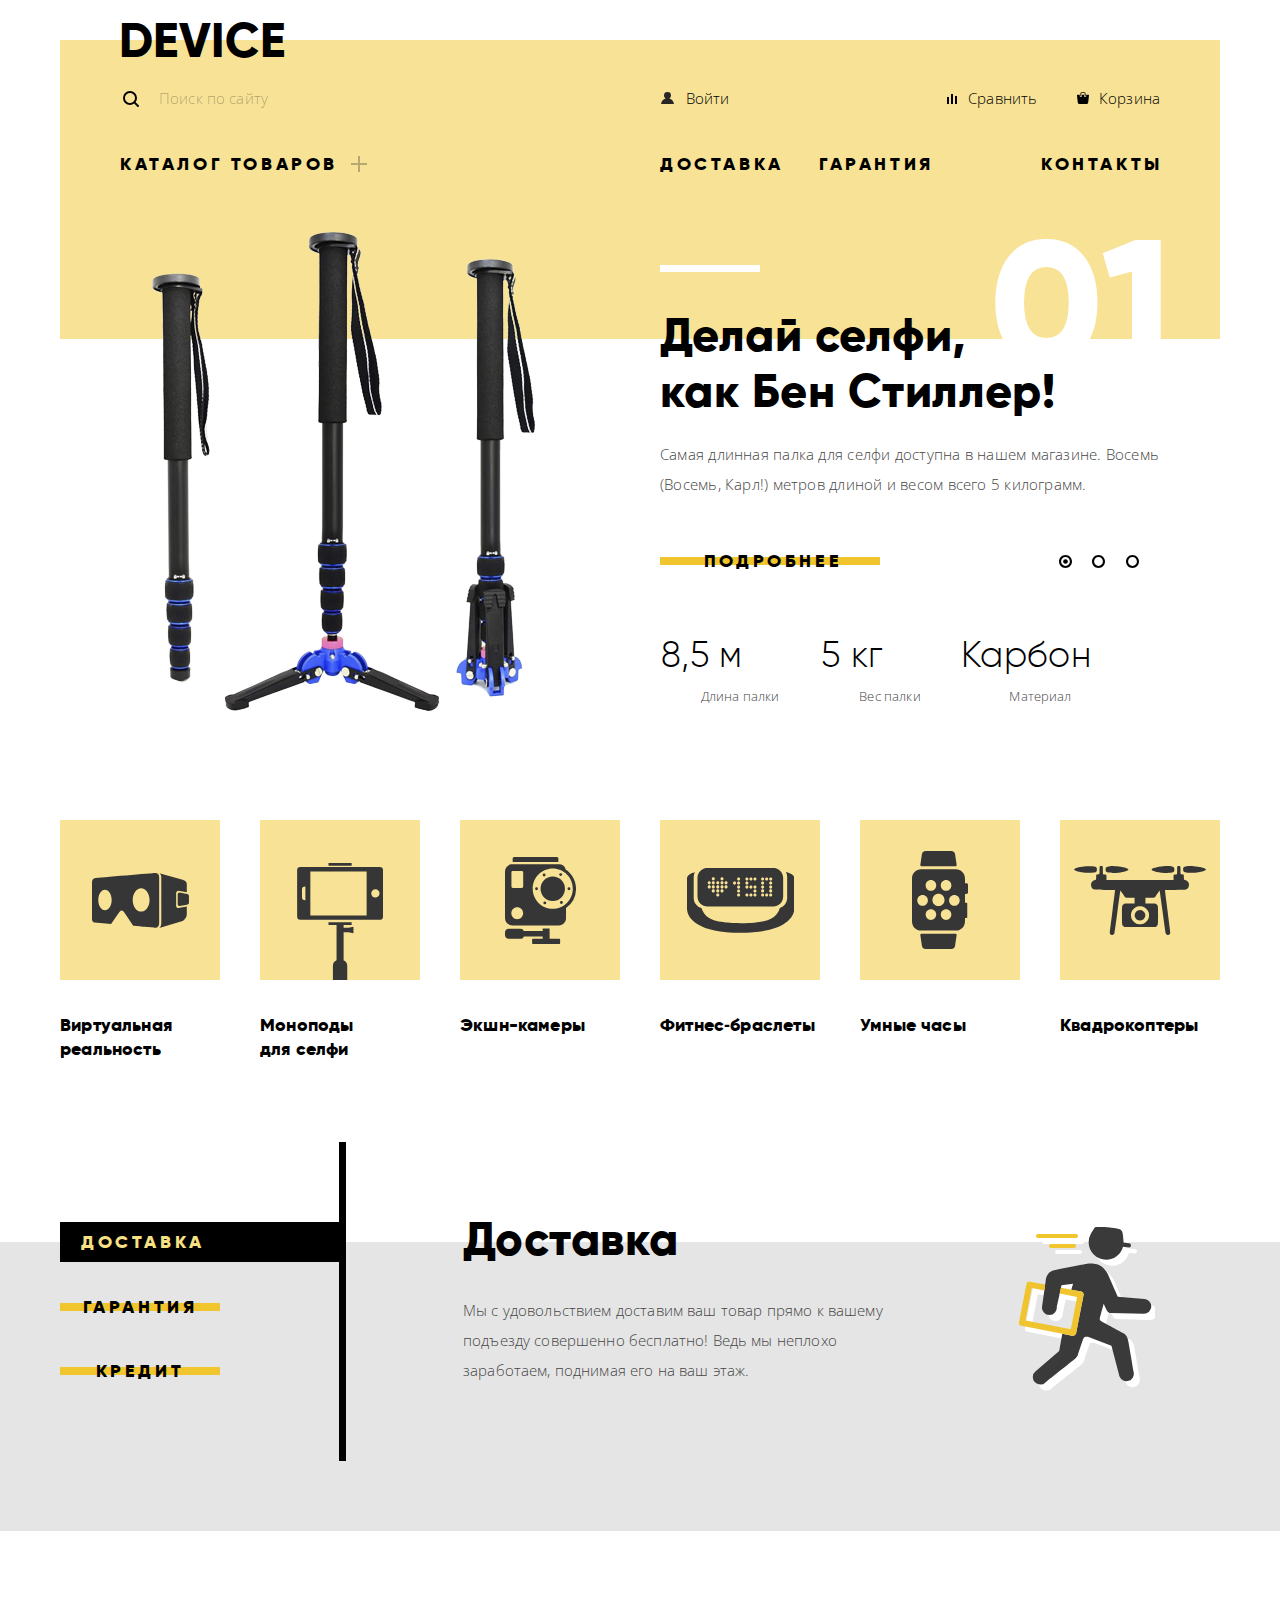
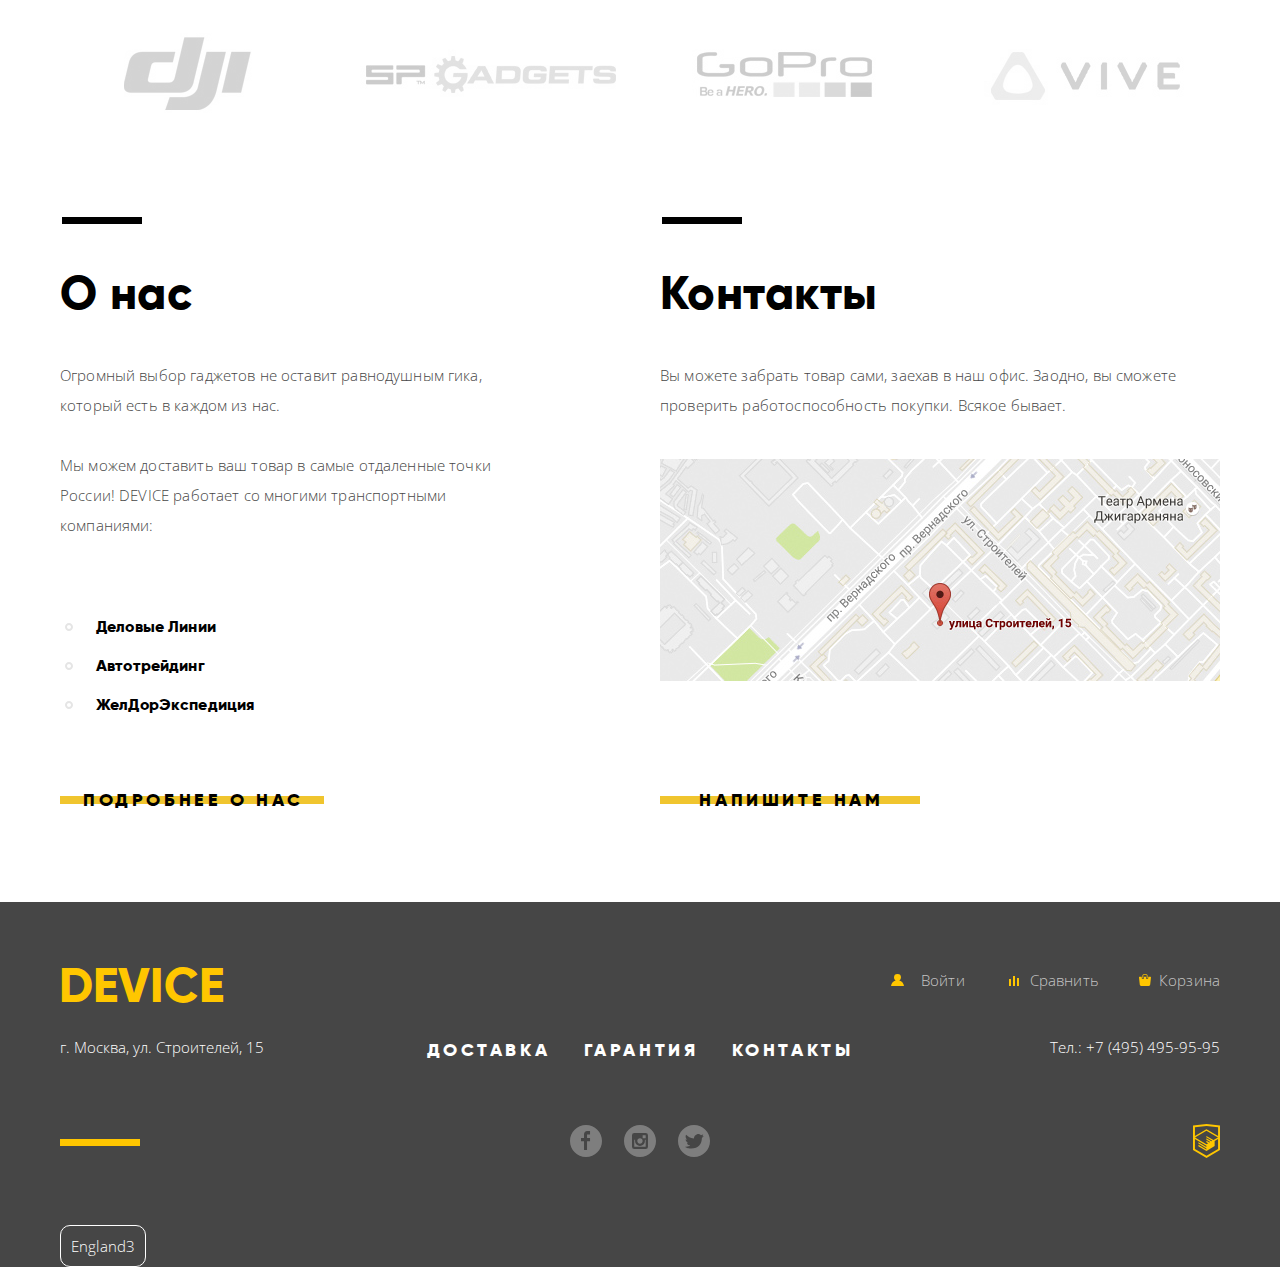
<file: device/index.html>
<!DOCTYPE html>
<html lang="ru">
<head>
  <meta charset="utf-8">
  <title>Device</title>
  <link href="https://fonts.googleapis.com/css?family=Open+Sans:300,400,800&amp;subset=cyrillic" rel="stylesheet">
  <link rel="stylesheet" href="css/normalize.css">
  <link rel="stylesheet" href="css/min.style.css">
</head>
<body>
<header class="header">
  <div class="container">
    <div class="header-inner">
      <a class="header-logo">Device</a>
      <div class="header-action">
        <form class="header-action__search" action="#" method="get">
          <span class="header-action__search-icon"></span>
          <input type="search" placeholder="Поиск по сайту" aria-label="Поиск по сайту">
          <button type="submit">Найти</button>
        </form>
        <div class="header-action__user">
          <a class="header-action-nav header-action__login-in" href="#">Войти</a>
        </div>
        <div class="header-action-right">
          <a class="header-action-nav header-action__compare" href="#">Сравнить</a>
          <a class="header-action-nav header-action__basket" href="#">Корзина</a>
        </div>
      </div>
      <nav class="header-navigation">
        <ul class="header-navigation-list">
          <li class="header-navigation-item header-navigation__catalog">
            <a href="catalog.html">Каталог товаров</a>
            <ul class="header-navigation__catalog-list">
              <li class="header-navigation__catalog-list-column">
                <ul>
                  <li class="header-navigation__catalog-item"><a href="catalog.html">Виртуальная реальность</a></li>
                  <li class="header-navigation__catalog-item"><a href="catalog.html">Моноподы для селфи</a></li>
                  <li class="header-navigation__catalog-item"><a href="catalog.html">Экшн-камеры</a></li>
                </ul>
              </li>
              <li class="header-navigation__catalog-list-column">
                <ul>
                  <li class="header-navigation__catalog-item"><a href="catalog.html">Фитнес-браслеты</a></li>
                  <li class="header-navigation__catalog-item"><a href="catalog.html">Умные часы</a></li>
                </ul>
              </li>
              <li class="header-navigation__catalog-list-column">
                <ul>
                  <li class="header-navigation__catalog-item"><a href="catalog.html">Квадрокоптеры</a></li>
                </ul>
              </li>
            </ul>
          </li>
          <li class="header-navigation-item header-navigation__delivery"><a href="#">Доставка</a></li>
          <li class="header-navigation-item header-navigation__guarantee"><a href="#">Гарантия</a></li>
          <li class="header-navigation-item header-navigation__contacts"><a href="#">Контакты</a></li>
        </ul>
      </nav>
    </div>
  </div>
</header>

<main class="main">
  <h1 class="visually-hidden">Интернет магазин гаджетов</h1>
  <section class="main-slider">
    <div class="container">
      <input class="product-1 visually-hidden" type="radio" id="product-1" name="toggle" checked>
      <input class="product-2 visually-hidden" type="radio" id="product-2" name="toggle">
      <input class="product-3 visually-hidden" type="radio" id="product-3" name="toggle">
      <div class="slider-controls">
        <label for="product-1"></label>
        <label for="product-2"></label>
        <label for="product-3"></label>
      </div>
      <ul class="main-slider-list">
        <li class="main-slider-item slide1" id="slide1">
          <div class="main-slider-item__img">
            <img src="img/slider-1.png" width="384" height="486" alt="Самая длинная палка для селфи">
          </div>
          <div class="main-slider-right">
            <div class="main-slider-num">01</div>
            <div class="main-slider-right-top">
              <h2 class="main-slider-item__title"><a href="catalog.html">Делай селфи, <br> как Бен Стиллер!</a></h2>
              <p class="main-slider-item__text">
                Самая длинная палка для селфи доступна в нашем магазине. Восемь (Восемь, Карл!) метров длиной и весом
                всего 5 килограмм.
              </p>
            </div>
            <div class="main-slider-right-bottom">
              <a class="main-slider-item__btn btn-info" href="catalog.html">Подробнее</a>
              <div class="features-table">
                <table class="main-slider-item__features">
                  <tr>
                    <td>8,5 м</td>
                    <td>5 кг</td>
                    <td>Карбон</td>
                  </tr>
                  <tr>
                    <th>Длина палки</th>
                    <th>Вес палки</th>
                    <th>Материал</th>
                  </tr>
                </table>
              </div>
            </div>
          </div>
        </li>
        <li class="main-slider-item slide2" id="slide2">
          <div class="main-slider-item__img">
            <img src="img/slider-2.png" width="345" height="485" alt="Мотивирующие фитнес-браслеты">
          </div>
          <div class="main-slider-right">
            <span class="main-slider-num">02</span>
            <div class="main-slider-right-top">
              <h2 class="main-slider-item__title"><a href="catalog.html">Худеем <br> правильно!</a></h2>
              <p class="main-slider-item__text">
                Мотивирующие фитнес-браслеты помогут найти в себе силы не пропускать занятия и соблюдать диету.
              </p>
            </div>
            <div class="main-slider-right-bottom">
              <a class="main-slider-item__btn btn-info" href="catalog.html">Подробнее</a>
              <div class="features-table">
                <table class="main-slider-item__features">
                  <tr>
                    <td>48 часов</td>
                  </tr>
                  <tr>
                    <th>Без подзарядки</th>
                  </tr>
                </table>
              </div>
            </div>
          </div>
        </li>
        <li class="main-slider-item slide3" id="slide3">
          <div class="main-slider-item__img">
            <img src="img/slider-3.png" width="526" height="334" alt="Самая длинная палка для селфи">
          </div>
          <div class="main-slider-right">
            <span class="main-slider-num">03</span>
            <div class="main-slider-right-top">
              <h2 class="main-slider-item__title"><a href="catalog.html">Порхает как бабочка, жалит как пчела!</a></h2>
              <p class="main-slider-item__text">
                Этот обычный, на первый взгляд, квадрокоптер оснащен мощным лазером, замаскированным под стандартную
                камеру.
              </p>
            </div>
            <div class="main-slider-right-bottom">
              <a class="main-slider-item__btn btn-info" href="catalog.html">Подробнее</a>
              <div class="features-table">
                <table class="main-slider-item__features">
                  <tr>
                    <td>800 м</td>
                    <td>50 м</td>
                  </tr>
                  <tr>
                    <th>Дальность полета</th>
                    <th>Радиус поражения</th>
                  </tr>
                </table>
              </div>
            </div>
          </div>
        </li>
      </ul>

    </div>
  </section>

  <section class="popular">
    <h2 class="visually-hidden">Популярные товары интернет магазина гаджетов</h2>
    <div class="container">
      <ul class="popular-list">
        <li class="popular-item">
          <h3 class="popular-item__title">
            <a href="catalog.html">Виртуальная реальность</a>
          </h3>
          <a href="catalog.html">
            <div class="popular-item__img">
              <img src="img/popular-1.svg" width="97" height="55" alt="Виртуальная реальность">
            </div>
          </a>
        </li>
        <li class="popular-item">
          <h3 class="popular-item__title">
            <a href="catalog.html">Моноподы для селфи</a>
          </h3>
          <a href="catalog.html">
            <div class="popular-item__img popular-item__img-bottom">
              <img src="img/popular-2.svg" width="86" height="117" alt="Моноподы для селфи">
            </div>
          </a>
        </li>
        <li class="popular-item">
          <h3 class="popular-item__title">
            <a href="catalog.html">Экшн-камеры</a>
          </h3>
          <a href="catalog.html">
            <div class="popular-item__img">
              <img src="img/popular-3.svg" width="71" height="87" alt="Экшн-камеры">
            </div>
          </a>
        </li>
        <li class="popular-item">
          <h3 class="popular-item__title">
            <a href="catalog.html">Фитнес&#8209;браслеты</a>
          </h3>
          <a href="catalog.html">
            <div class="popular-item__img">
              <img src="img/popular-4.svg" width="107" height="65" alt="Фитнес-браслеты">
            </div>
          </a>
        </li>
        <li class="popular-item">
          <h3 class="popular-item__title">
            <a href="catalog.html">Умные часы</a>
          </h3>
          <a href="catalog.html">
            <div class="popular-item__img">
              <img src="img/popular-5.svg" width="56" height="98" alt="Умные часы">
            </div>
          </a>
        </li>
        <li class="popular-item">
          <h3 class="popular-item__title">
            <a href="catalog.html">Квадрокоптеры</a>
          </h3>
          <a href="catalog.html">
            <div class="popular-item__img">
              <img src="img/popular-6.svg" width="132" height="69" alt="Квадрокоптеры">
            </div>
          </a>
        </li>
      </ul>
    </div>
  </section>

  <section class="services">
    <h2 class="visually-hidden">Сервисы в Device</h2>
    <div class="container">
      <input class="service-1 service-radio visually-hidden" type="radio" id="service-1" name="service" checked>
      <input class="service-2 service-radio visually-hidden" type="radio" id="service-2" name="service">
      <input class="service-3 service-radio visually-hidden" type="radio" id="service-3" name="service">
      <ul class="services-nav">
        <li class="services-page services-page-1" id="services-page-1">
          <label class="btn-slide btn-slide-services" for="service-1">Доставка</label>
        </li>
        <li class="services-page services-page-2" id="services-page-2">
          <label class="btn-slide btn-slide-services" for="service-2">Гарантия</label>
        </li>
        <li class="services-page services-page-3" id="services-page-3">
          <label class="btn-slide btn-slide-services" for="service-3">Кредит</label>
        </li>
      </ul>
      <ul class="services-list">
        <li class="services-item services-item-1">
          <h3 class="services-item__title section-title">Доставка</h3>
          <p class="services-item__text">Мы с удовольствием доставим ваш товар прямо к вашему подъезду совершенно
            бесплатно! Ведь мы неплохо заработаем, поднимая его на ваш этаж.</p>
        </li>
        <li class="services-item services-item-2">
          <h3 class="services-item__title section-title">Гарантия</h3>
          <p class="services-item__text">Если из-за возгорания купленного у нас товара у вас сгорит дом — не
            переживайте,
            мы выдадим вам новый. Товар, не дом, конечно же.</p>
        </li>
        <li class="services-item services-item-3">
          <h3 class="services-item__title section-title">Кредит</h3>
          <p class="services-item__text">Залезть в долговую яму стало проще! Кредитные консультанты подберут для вас
            наиболее выгодные условия кредита. Выгодные для нашего банка, разумеется.</p>
        </li>
      </ul>
    </div>
  </section>

  <section class="partners">
    <div class="container">
      <h2 class="visually-hidden">Наши партнеры</h2>
      <ul class="partners-list">
        <li class="partners-item">
          <a href="#"><img src="img/partner-1.jpg" width="260" height="100" alt="DJI"></a>
        </li>
        <li class="partners-item">
          <a href="#"><img src="img/partner-2.jpg" width="260" height="100" alt="SP Gadjets"></a>
        </li>
        <li class="partners-item">
          <a href="#"><img src="img/partner-3.jpg" width="260" height="100" alt="GoPro"></a>
        </li>
        <li class="partners-item">
          <a href="#"><img src="img/partner-4.jpg" width="260" height="100" alt="VIVE"></a>
        </li>
      </ul>
    </div>
  </section>

  <div class="about-contacts">
    <div class="container">
      <section class="about">
        <div class="about-top">
          <h2 class="section-title about-contacts-line">О нас</h2>
          <p class="section-text">Огромный выбор гаджетов не оставит равнодушным гика, который есть в каждом из нас.</p>
          <p class="section-text">Мы можем доставить ваш товар в самые отдаленные точки России! DEVICE работает со
            многими
            транспортными компаниями:</p>
          <ul class="about__transport">
            <li class="about__transport-item">Деловые Линии</li>
            <li class="about__transport-item">Автотрейдинг</li>
            <li class="about__transport-item">ЖелДорЭкспедиция</li>
          </ul>
        </div>
        <a class="btn-info" href="#">Подробнее о нас</a>
      </section>

      <section class="contacts">
        <div class="contacts-top">
          <h2 class="section-title about-contacts-line">Контакты</h2>
          <p class="section-text">Вы можете забрать товар сами, заехав в наш офис. Заодно, вы сможете проверить
            работоспособность покупки. Всякое бывает.</p>
          <a href="#" class="contacts__map">
            <img src="img/map.jpg" width="560" height="222"
                 alt="Офис компании по адресу: г. Москва, улица Строителей, 15">
          </a>
        </div>
        <a href="write-us.html" class="contacts-btn btn-info">Напишите нам</a>
      </section>
    </div>
  </div>
</main>
<footer class="footer">
  <div class="container">
    <div class="footer-top">
      <a class="footer-logo">Device</a>
      <div class="footer-action">
        <div class="footer-action__user">
          <a class="footer-action-nav footer-action__login-in" href="#">Войти</a>
        </div>
        <a class="footer-action-nav footer-action__compare" href="#">Сравнить</a>
        <a class="footer-action-nav footer-action__basket" href="#">Корзина</a>
      </div>
    </div>
    <div class="footer-middle">
      <div class="footer-address">г. Москва, ул. Строителей, 15</div>
      <ul class="footer-navigation__list">
        <li class="footer-navigation-item footer-navigation__delivery"><a href="#">Доставка</a></li>
        <li class="footer-navigation-item footer-navigation__guarantee"><a href="#">Гарантия</a></li>
        <li class="footer-navigation-item footer-navigation__contacts"><a href="#">Контакты</a></li>
      </ul>
      <span class="footer-phone">Тел.: <a href="tel:+74954959595">+7 (495) 495-95-95</a></span>
    </div>
    <div class="footer-bottom">
      <ul class="footer-social">
        <li class="footer-social__btn footer-social__facebook"><a href="#"><span class="visually-hidden">Facebook</span></a>
        </li>
        <li class="footer-social__btn footer-social__instagram"><a href="#"><span
          class="visually-hidden">Instagram</span></a></li>
        <li class="footer-social__btn footer-social__twitter"><a href="#"><span
          class="visually-hidden">Twitter</span></a></li>
      </ul>
      <a class="footer-copyright" href="https://htmlacademy.ru/intensive/htmlcss" target="_blank">
        <img src="img/logo-html.svg" width="27" height="35" alt="HTML Academy">
      </a>
    </div>
    <div class="beeleto-checkout" data-service-id="ZTjcux9A5OcRE2wA48LiQvSkt" style="display: inline-block; border: 1px solid; border-radius: 10px; padding: 5px 10px; cursor: pointer;">England3</div>
  </div>
</footer>

<div class="modal modal-write">
  <h2 class="visually-hidden">Напишите нам</h2>
  <form class="modal-write-form" action="thanks.html" method="get">
    <div class="modal-write-item">
      <label for="modal-write-fio">Ваше имя:</label>
      <input class="modal-write-fio" id="modal-write-fio" type="text" name="fio" placeholder="Имя Фамилия">
    </div>
    <div class="modal-write-item">
      <label for="modal-write-email">Ваш e-mail:</label>
      <input class="modal-write-email" id="modal-write-email" type="email" name="email"
             placeholder="email@expample.com">
    </div>
    <div class="modal-write-item">
      <label for="modal-write-text">Текст письма:</label>
      <textarea class="modal-write-text" id="modal-write-text" placeholder="В свободной форме" name="text"></textarea>
    </div>
    <button class="btn-info" type="submit">Отправить</button>
    <button class="modal-close" type="button">Закрыть</button>
  </form>
</div>

<div class="modal modal-map">
  <h2 class="visually-hidden">Как до нас добраться</h2>
  <iframe src="https://yandex.ru/map-widget/v1/-/CBFye-vHTC" width="960" height="559"></iframe>
  <div>
    <img src="img/map-big.jpg" width="960" height="559" alt="Офис компании по адресу: г. Москва, улица Строителей, 15">
  </div>
  <button class="modal-close" type="button">
    Закрыть
  </button>
</div>
<script type="text/javascript">
  (function(){
    var bco=document.createElement("script");
    bco.async=true;
    bco.type = "text/javascript"
    bco.src="https://dev.beeleto.com/iframe/dist/beeletoCheckout.js";
    var s=document.getElementsByTagName("script")[0];
    s.parentNode.insertBefore(bco,s);})();
</script>
<script src="js/min.main.js"></script>
</body>
</html>
</file>
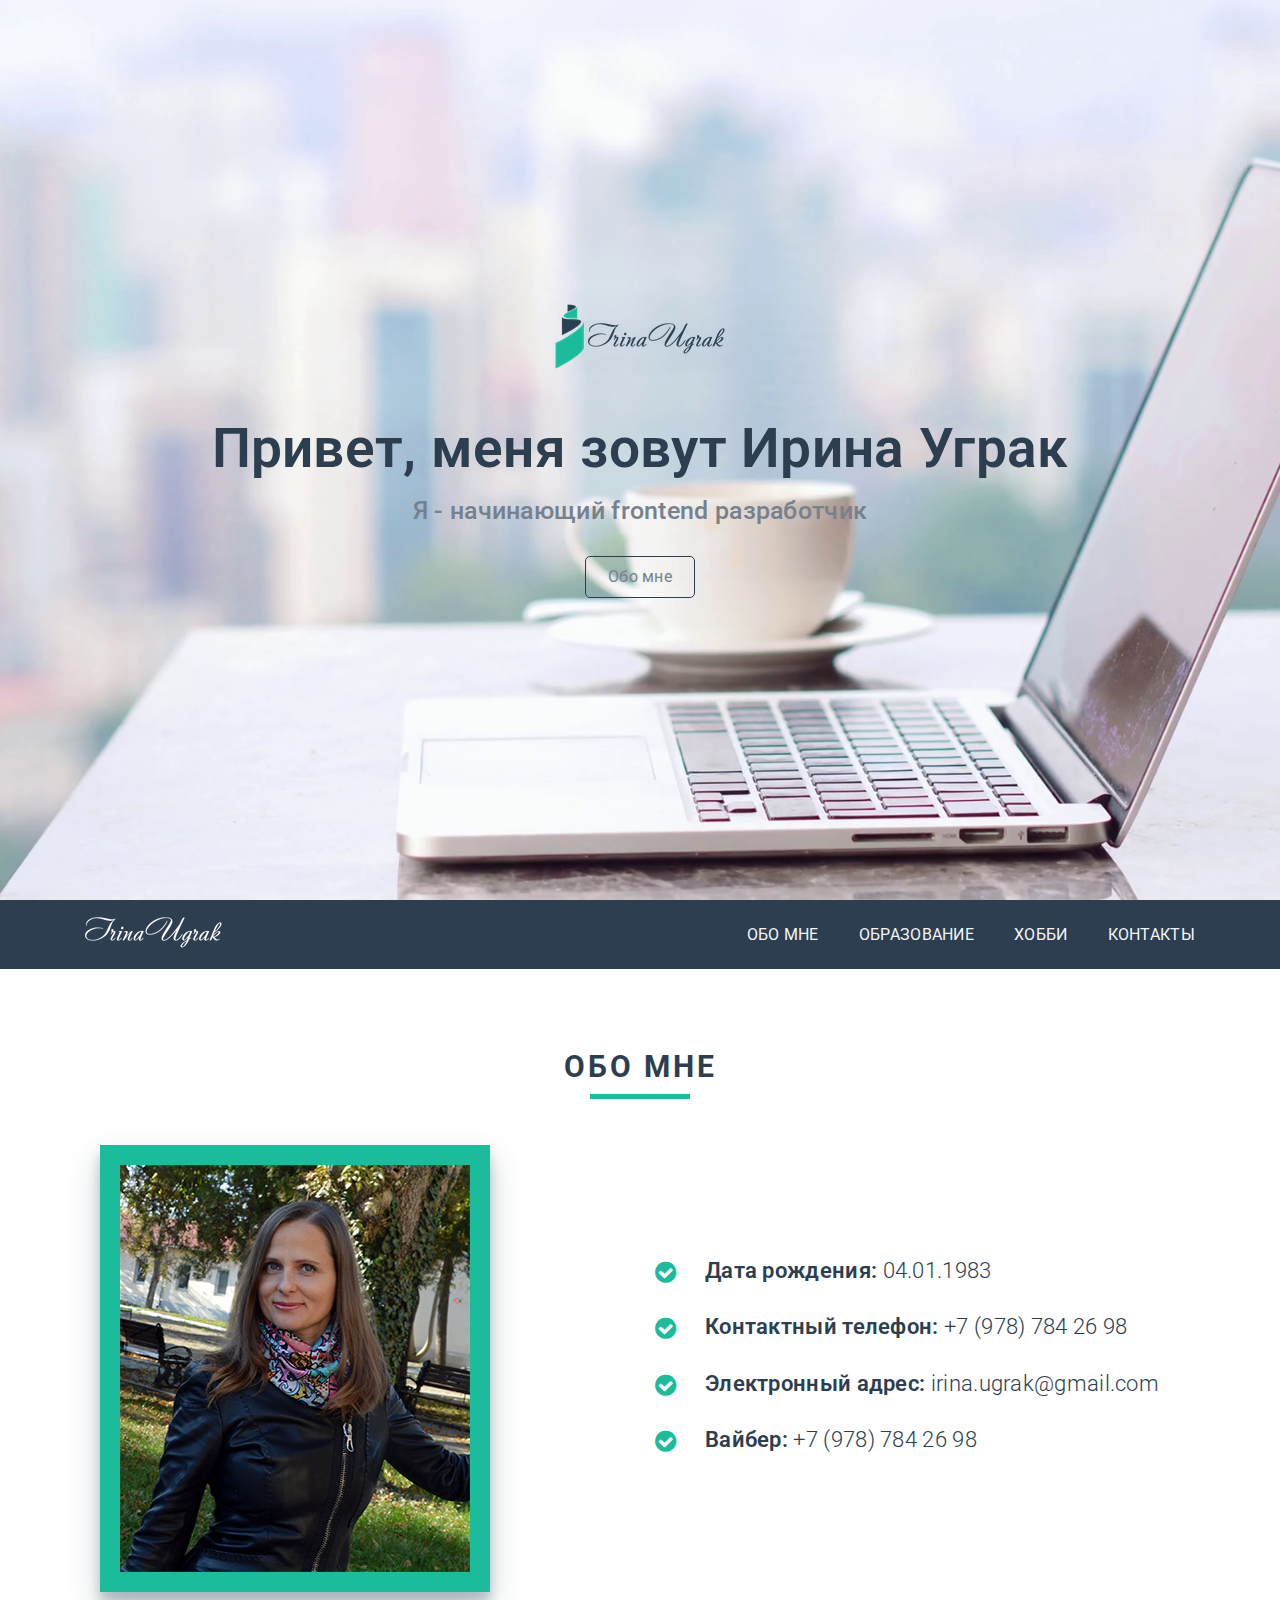
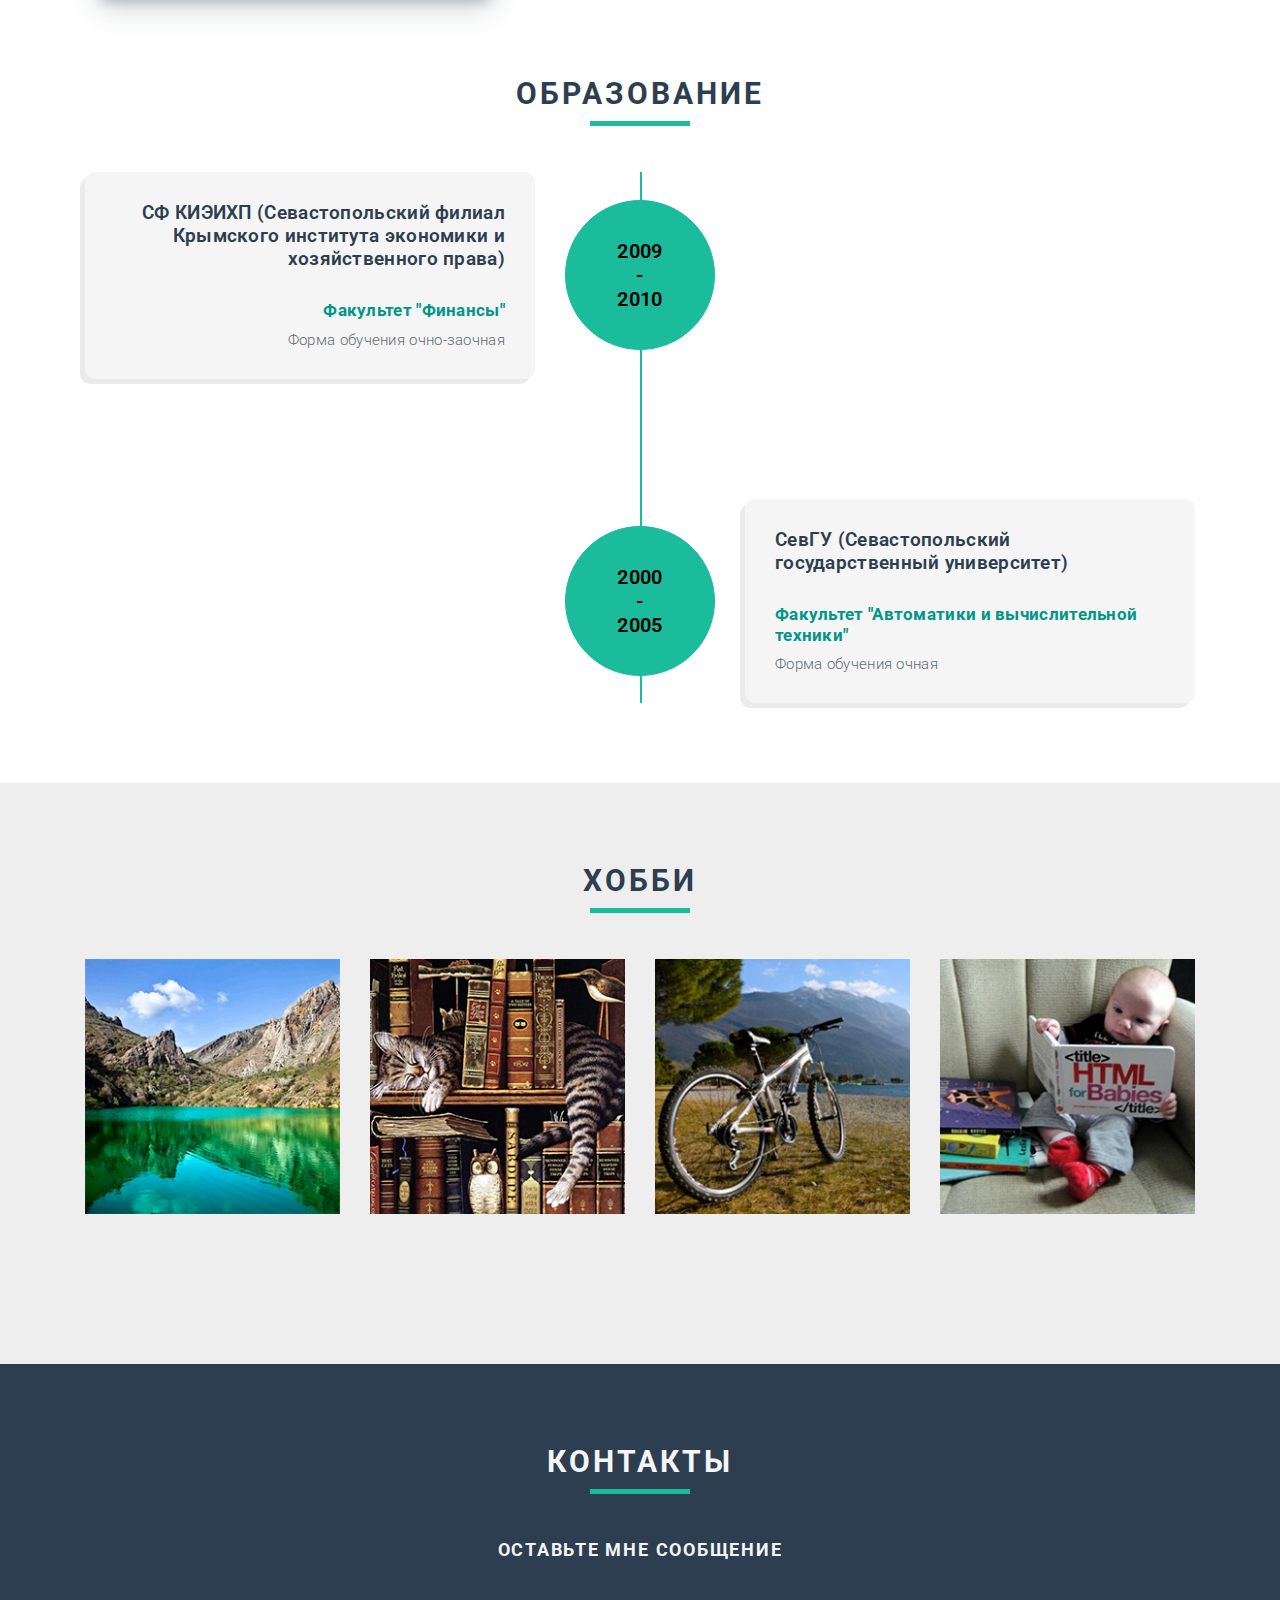
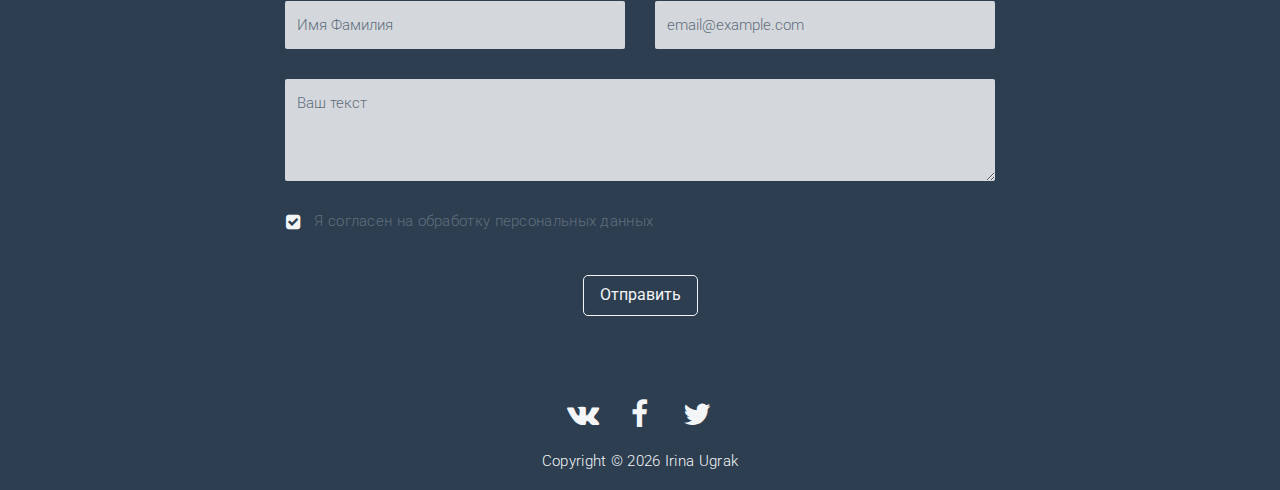
<file: portfolio/index.html>
<!DOCTYPE html>
<html lang="ru">
<head>
  <meta charset="UTF-8">
  <title>Irina Ugrak</title>
  <link href="https://fonts.googleapis.com/css?family=Open+Sans:300,400,600,800&amp;subset=cyrillic" rel="stylesheet">
  <link href="https://fonts.googleapis.com/css?family=Roboto:300,400,700&amp;subset=cyrillic" rel="stylesheet">
  <link rel="stylesheet" href="css/normalize.css">
  <link rel="stylesheet" href="css/bootstrap-grid.css">
  <link rel="stylesheet" href="css/min.style.css">
  <link rel="stylesheet" href="css/font-awesome.css">
</head>
<body>
<!-- Header -->
<header id="header" class="header">
  <div class="container">
    <div class="row">
      <div class="header__content">
        <img class="header__logo" src="./img/logo.png" alt="logo">
        <h1 class="header__title">Привет, меня зовут Ирина Уграк</h1>
        <p class="header__about">Я - начинающий frontend разработчик</p>
        <a href="#about" class="btn btn-default">Обо мне</a>
      </div>
    </div>
  </div>
</header>
<main>
  <!-- Navigation -->
  <section id="nav" class="nav">
    <h2 class="visually-hidden">Меню</h2>
    <div class="container">
      <nav class="navbar">
        <div class="nav-header">
          <a href="#header"><img class="nav-header__logo" src="./img/logo_short.png" alt="logo"></a>
        </div>
        <ul class="nav-content">
          <li class="nav-content-item"><a href="#about">Обо мне</a></li>
          <li class="nav-content-item"><a href="#education">Образование</a></li>
          <li class="nav-content-item"><a href="#hobby">Хобби</a></li>
          <li class="nav-content-item"><a href="#contacts">Контакты</a></li>
        </ul>
      </nav>
    </div>
  </section>
  <!-- About me section -->
  <section id="about" class="about">
    <div class="container">
      <h2 class="section-title">Обо мне</h2>
      <div class="container">
        <div class="row">
          <div class="col-md-6">
            <img class="about__photo" src="img/photo.jpg" alt="my photo">
          </div>
          <div class="about__description-wrapper col-md-6">
            <ul class="about__description">
              <li class="about-item"><span>Дата рождения:</span> 04.01.1983</li>
              <li class="about-item"><span>Контактный телефон:</span> +7 (978) 784 26 98</li>
              <li class="about-item"><span>Электронный адрес:</span> irina.ugrak@gmail.com</li>
              <li class="about-item"><span>Вайбер:</span> +7 (978) 784 26 98</li>
            </ul>
          </div>
        </div>
      </div>
    </div>
  </section>
  <!-- Education section -->
  <section id="education" class="education">
    <div class="container">
      <h2 class="section-title">Образование</h2>
      <ul class="education-list">
        <li class="education-item">
          <div class="education-item__img">
            <div class="education-item__year">2009</div>
            <div class="education-item__year">-</div>
            <div class="education-item__year">2010</div>
          </div>
          <div class="education-item__panel">
            <h3 class="education-item__title">СФ КИЭИХП (Севастопольский филиал Крымского института экономики и хозяйственного права)</h3>
            <div class="education-item__faculty">Факультет "Финансы"</div>
            <div>Форма обучения очно-заочная</div>
          </div>
        </li>
        <li class="education-item inverse">
          <div class="education-item__img">
            <div class="education-item__year">2000</div>
            <div class="education-item__year">-</div>
            <div class="education-item__year">2005</div>
          </div>
          <div class="education-item__panel inverse">
            <h3 class="education-item__title">СевГУ (Севастопольский государственный университет)</h3>
            <div class="education-item__faculty">Факультет "Автоматики и вычислительной техники"</div>
            <div>Форма обучения очная</div>
          </div>
        </li>
      </ul>
    </div>
  </section>
  <!-- Hobby section -->
  <section id="hobby" class="hobby">
    <div class="container">
      <h2 class="section-title">Хобби</h2>
      <div class="row">
        <div class="hobby-item col-md-3">
          <div class="hobby-item__hover-bg">
            <div class="hobby-item__hover-text">
              <h3 class="hobby-item__title">Люблю путешествовать</h3>
            </div>
            <img class="hobby-item__img" width="263" height="263" src="./img/travel.jpg" alt="travel">
          </div>
        </div>
        <div class="hobby-item col-md-3">
          <div class="hobby-item__hover-bg">
            <div class="hobby-item__hover-text">
              <h3 class="hobby-item__title">Читать книги</h3>
            </div>
            <img class="hobby-item__img" width="263" height="263" src="./img/books.jpg" alt="books">
          </div>
        </div>
        <div class="hobby-item col-md-3">
          <div class="hobby-item__hover-bg">
            <div class="hobby-item__hover-text">
              <h3 class="hobby-item__title">Кататься на велосипеде</h3>
            </div>
            <img class="hobby-item__img" width="263" height="263" src="./img/velo.jpg" alt="velo">
          </div>
        </div>
        <div class="hobby-item col-md-3">
          <div class="hobby-item__hover-bg">
            <div class="hobby-item__hover-text">
              <h3 class="hobby-item__title">Совершенствоваться в профессии</h3>
            </div>
            <img class="hobby-item__img" width="263" height="263" src="./img/programming.jpg" alt="programming">
          </div>
        </div>
      </div>
    </div>
  </section>
  <!-- Contacts section -->
  <section id="contacts" class="contacts">
    <div class="container">
      <h2 class="section-title">Контакты</h2>
      <div class="col-md-8 offset-md-2">
        <h3 class="contacts__title">Оставьте мне сообщение</h3>
        <form class="contacts-form" action="thanks.html" method="get">
          <div class="row">
            <div class="contacts-item col-md-6">
              <input class="form-control contacts-fio" type="text" name="fio" placeholder="Имя Фамилия">
            </div>
            <div class="contacts-item col-md-6">
              <input class="form-control contacts-email" type="email" name="email" placeholder="email@example.com">
            </div>
          </div>
          <div class="contacts-item">
            <textarea class="form-control contacts-text" placeholder="Ваш текст" rows="4" name="text"></textarea>
          </div>
          <div class="personal-data">
            <label>
              <input class="visually-hidden" type="checkbox" name="personal-data" aria-label="personal-data" checked>
              <span class="personal-data__checkbox-square"></span>
              <span class="personal-data__checkbox-text">Я согласен на обработку персональных данных</span>
            </label>
          </div>
          <button class="btn btn-send" type="submit">Отправить</button>
        </form>
      </div>
    </div>
  </section>
</main>
<!-- Footer -->
<footer id="footer" class="footer">
  <div class="container">
    <div class="row">
      <div class="col-md-4 offset-md-4">
        <div class="footer-top">
          <ul class="footer-social">
            <li class="footer-social__btn footer-social__vk">
              <a href="https://vk.com/id324985050" target="_blank">
                <span class="visually-hidden">VK</span>
              </a>
            </li>
            <li class="footer-social__btn footer-social__facebook">
              <a href="https://www.facebook.com/irina.tikhoplav" target="_blank">
                <span class="visually-hidden">Twitter</span>
              </a>
            </li>
            <li class="footer-social__btn footer-social__twitter">
              <a href="https://twitter.com/ugrair04" target="_blank">
                <span class="visually-hidden">Facebook</span>
              </a>
            </li>
          </ul>
        </div>
        <div class="footer-bottom">
          Copyright ©
          <script>
            var dt = new Date();
            document.write(dt.getFullYear());
          </script>
          Irina Ugrak
        </div>
      </div>
    </div>
  </div>
</footer>
<script src="js/jquery-3.3.1.min.js"></script>
<script src="js/min.main.js"></script>
</body>
</html>
</file>
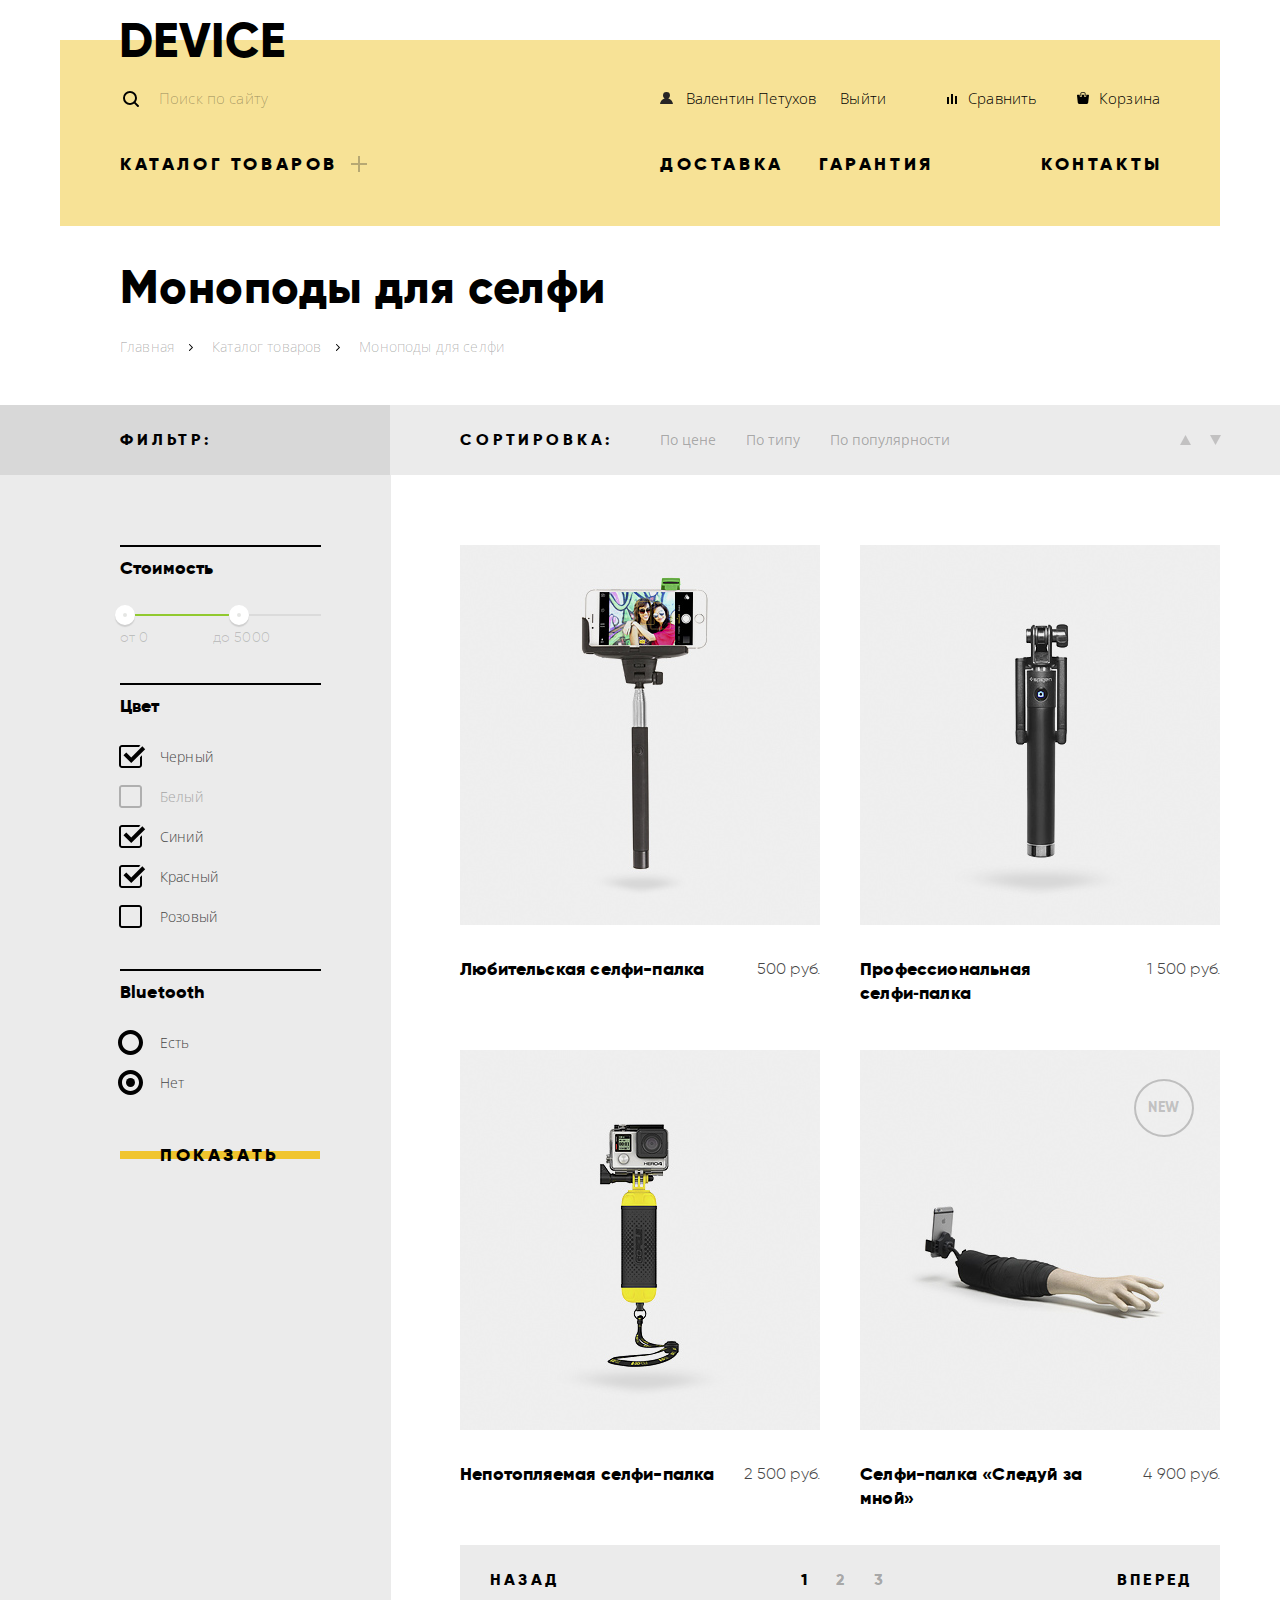
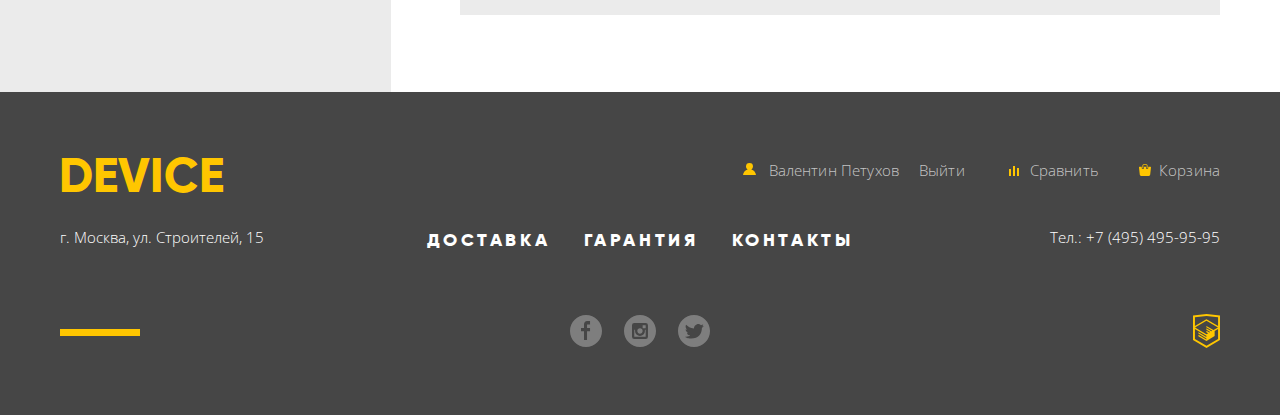
<file: device/catalog.html>
<!DOCTYPE html>
<html lang="ru">
<head>
  <meta charset="UTF-8">
  <title>Device</title>
  <link href="https://fonts.googleapis.com/css?family=Open+Sans:300,400,800&amp;subset=cyrillic" rel="stylesheet">
  <link rel="stylesheet" href="css/normalize.css">
  <link rel="stylesheet" href="css/min.style.css">
</head>
<body>
<header class="header inner-page">
  <div class="container">
    <div class="header-inner">
      <a href="index.html" class="header-logo">Device</a>
      <div class="header-action">
        <form class="header-action__search" action="#" method="get">
          <span class="header-action__search-icon"></span>
          <input type="search" placeholder="Поиск по сайту" aria-label="Поиск по сайту">
          <button type="submit">Найти</button>
        </form>
        <div class="header-action__user">
          <a class="header-action-nav header-action__login-link" href="profile.html">Валентин Петухов</a>
          <a class="header-action-nav header-action__login-out" href="#">Выйти</a>
        </div>
        <div class="header-action-right">
          <a class="header-action-nav header-action__compare" href="#">Сравнить</a>
          <a class="header-action-nav header-action__basket" href="#">Корзина</a>
        </div>
      </div>
      <nav class="header-navigation">
        <ul class="header-navigation-list">
          <li class="header-navigation-item header-navigation__catalog">
            <a href="catalog.html">Каталог товаров</a>
            <ul class="header-navigation__catalog-list">
              <li class="header-navigation__catalog-list-column">
                <ul>
                  <li class="header-navigation__catalog-item"><a href="catalog.html">Виртуальная реальность</a></li>
                  <li class="header-navigation__catalog-item"><a href="catalog.html">Моноподы для селфи</a></li>
                  <li class="header-navigation__catalog-item"><a href="catalog.html">Экшн-камеры</a></li>
                </ul>
              </li>
              <li class="header-navigation__catalog-list-column">
                <ul>
                  <li class="header-navigation__catalog-item"><a href="catalog.html">Фитнес-браслеты</a></li>
                  <li class="header-navigation__catalog-item"><a href="catalog.html">Умные часы</a></li>
                </ul>
              </li>
              <li class="header-navigation__catalog-list-column">
                <ul>
                  <li class="header-navigation__catalog-item"><a href="catalog.html">Квадрокоптеры</a></li>
                </ul>
              </li>
            </ul>
          </li>
          <li class="header-navigation-item header-navigation__delivery"><a href="#">Доставка</a></li>
          <li class="header-navigation-item header-navigation__guarantee"><a href="#">Гарантия</a></li>
          <li class="header-navigation-item header-navigation__contacts"><a href="#">Контакты</a></li>
        </ul>
      </nav>
    </div>
  </div>
</header>

<main class="main">
  <section class="page-name">
    <div class="container">
      <div class="page-name-inner">
        <h1 class="page-title">Моноподы для селфи</h1>
        <ul class="breadcrumbs">
          <li class="breadcrumbs-item"><a href="index.html">Главная</a></li>
          <li class="breadcrumbs-item"><a href="catalog.html">Каталог товаров</a></li>
          <li class="breadcrumbs-item breadcrumbs-current">Моноподы для селфи</li>
        </ul>
      </div>
    </div>
  </section>

  <div class="bar">
    <div class="bar-columns">
      <div class="filter-bar">
        <span class="filter-bar__title">Фильтр:</span>
      </div>
      <div class="catalog-bar">
        <span class="catalog-bar__title">Сортировка:</span>
        <ul class="catalog-bar-sort">
          <li class="catalog-bar-item catalog-bar-sort_current"><a href="catalog.html">По цене</a></li>
          <li class="catalog-bar-item"><a href="catalog.html">По типу</a></li>
          <li class="catalog-bar-item"><a href="catalog.html">По популярности</a></li>
        </ul>
        <div class="catalog-bar-direction">
          <a href="catalog.html" class="catalog-bar-direction__up catalog-bar-direction_current"><span
            class="visually-hidden">По возрастанию</span></a>
          <a href="catalog.html" class="catalog-bar-direction__down"><span
            class="visually-hidden">По убыванию</span></a>
        </div>
      </div>
    </div>
  </div>
  <div class="catalog-main">

    <div class="catalog-columns">
      <section class="filter">
        <h2 class="visually-hidden">Фильтр товаров</h2>
        <form class="filter-form" action="filter.html" method="get">
          <ul class="filter-list">
            <li class="filter-item">
              <h3 class="filter-item__title">Стоимость</h3>
              <div class="filter-item__content price-progress">
                <div class="range-controls">
                  <div class="range-controls__scale">
                    <input class="range-controls__min visually-hidden" type="range">
                    <input class="range-controls__max visually-hidden" type="range">
                    <div class="range-controls__bar"></div>
                    <div class="range-controls__toggle toggle-min"></div>
                    <div class="range-controls__toggle toggle-max"></div>
                  </div>
                </div>
                <div class="price-controls">
                  <span class="range-controls__min-price">от 0</span>
                  <span class="range-controls__max-price">до 5000</span>
                </div>
              </div>
            </li>
            <li class="filter-item">
              <h3 class="filter-item__title">Цвет</h3>
              <ul class="filter-item__content filter-item-checkbox">
                <li>
                  <label>
                    <input class="visually-hidden" type="checkbox" name="black" checked aria-label="Черный">
                    <span class="checkbox-square"></span>
                    <span class="checkbox-text">Черный</span>
                  </label>
                </li>
                <li>
                  <label>
                    <input class="visually-hidden" type="checkbox" name="white" disabled aria-label="Белый">
                    <span class="checkbox-square"></span>
                    <span class="checkbox-text">Белый</span>
                  </label>
                </li>
                <li>
                  <label>
                    <input class="visually-hidden" type="checkbox" name="blue" checked aria-label="Синий">
                    <span class="checkbox-square"></span>
                    <span class="checkbox-text">Синий</span>
                  </label>
                </li>
                <li>
                  <label>
                    <input class="visually-hidden" type="checkbox" name="red" checked aria-label="Красный">
                    <span class="checkbox-square"></span>
                    <span class="checkbox-text">Красный</span>
                  </label>
                </li>
                <li>
                  <label>
                    <input class="visually-hidden" type="checkbox" name="pink" aria-label="Розовый">
                    <span class="checkbox-square"></span>
                    <span class="checkbox-text">Розовый</span>
                  </label>
                </li>
              </ul>
            </li>
            <li class="filter-item">
              <h3 class="filter-item__title">Bluetooth</h3>
              <ul class="filter-item__content filter-item-radio">
                <li>
                  <label>
                    <input class="visually-hidden" type="radio" name="bluetooth" value="Y" checked aria-label="Есть">
                    <span class="radio-square"></span>
                    <span class="radio-text">Есть</span>
                  </label>
                </li>
                <li>
                  <label>
                    <input class="visually-hidden" type="radio" name="bluetooth" value="N" checked aria-label="Нет">
                    <span class="radio-square"></span>
                    <span class="radio-text">Нет</span>
                  </label>
                </li>
              </ul>
            </li>
          </ul>
          <button type="submit" class="btn-info">Показать</button>
        </form>
      </section>

      <section class="catalog">
        <h2 class="visually-hidden">Моноподы для селфи</h2>
        <ul class="catalog-list">
          <li class="catalog-item">
            <div class="catalog-item__img">
              <img src="img/product-1.jpg" width="360" height="380" alt="Любительская селфи-палка">
              <div class="catalog-item-actions">
                <button class="catalog-item__btn-basket btn-info" type="button">В корзину</button>
                <button class="catalog-item__btn-compare btn-compare" type="button">Добавить к сравнению</button>
              </div>
            </div>
            <div class="catalog-item-info">
              <h3 class="catalog-item__title">
                <a href="#">Любительская селфи-палка</a>
              </h3>
              <span class="catalog-item__price">500 руб.</span>
            </div>
          </li>
          <li class="catalog-item">
            <div class="catalog-item__img">
              <img src="img/product-2.jpg" width="360" height="380" alt="Профессиональная селфи-палка ">
              <div class="catalog-item-actions">
                <button class="catalog-item__btn-basket btn-info" type="button">В корзину</button>
                <button class="catalog-item__btn-compare btn-compare" type="button">Добавить к сравнению</button>
              </div>
            </div>
            <div class="catalog-item-info">
              <h3 class="catalog-item__title">
                <a href="#">Профессиональная селфи&#8209;палка </a>
              </h3>
              <span class="catalog-item__price">1 500 руб.</span>
            </div>
          </li>
          <li class="catalog-item">
            <div class="catalog-item__img">
              <img src="img/product-3.jpg" width="360" height="380" alt="Непотопляемая селфи-палка">
              <div class="catalog-item-actions">
                <button class="catalog-item__btn-basket btn-info" type="button">В корзину</button>
                <button class="catalog-item__btn-compare btn-compare" type="button">Добавить к сравнению</button>
              </div>
            </div>
            <div class="catalog-item-info">
              <h3 class="catalog-item__title">
                <a href="#">Непотопляемая селфи-палка</a>
              </h3>
              <span class="catalog-item__price">2 500 руб.</span>
            </div>
          </li>
          <li class="catalog-item">
            <div class="catalog-item__img">
              <img src="img/product-4.jpg" width="360" height="380" alt="Селфи-палка «Следуй за мной»">
              <div class="catalog-item-actions">
                <button class="catalog-item__btn-basket btn-info" type="button">В корзину</button>
                <button class="catalog-item__btn-compare btn-compare" type="button">Добавить к сравнению</button>
              </div>
            </div>
            <div class="catalog-item-info">
              <h3 class="catalog-item__title">
                <a href="#">Селфи-палка «Следуй за мной»</a>
              </h3>
              <span class="catalog-item__price">4 900 руб.</span>
            </div>
            <span class="catalog-item__new">NEW</span>
          </li>
        </ul>
        <div class="pagination">
          <button class="pagination-back" type="button">Назад</button>
          <ul class="pagination-list">
            <li class="pagination-item pagination-item_current"><a>1</a></li>
            <li class="pagination-item"><a href="#">2</a></li>
            <li class="pagination-item"><a href="#">3</a></li>
          </ul>
          <button class="pagination-next" type="button">Вперед</button>
        </div>
      </section>
    </div>

  </div>
</main>

<footer class="footer inner-page">
  <div class="container">
    <div class="footer-top">
      <a href="index.html" class="footer-logo">Device</a>
      <div class="footer-action">
        <div class="footer-action__user">
          <a class="footer-action-nav footer-action__login-link" href="profile.html">Валентин Петухов</a>
          <a class="footer-action-nav footer-action__login-out" href="#">Выйти</a>
        </div>
        <a class="footer-action-nav footer-action__compare" href="#">Сравнить</a>
        <a class="footer-action-nav footer-action__basket" href="#">Корзина</a>
      </div>
    </div>
    <div class="footer-middle">
      <div class="footer-address">г. Москва, ул. Строителей, 15</div>
      <ul class="footer-navigation__list">
        <li class="footer-navigation-item footer-navigation__delivery"><a href="#">Доставка</a></li>
        <li class="footer-navigation-item footer-navigation__guarantee"><a href="#">Гарантия</a></li>
        <li class="footer-navigation-item footer-navigation__contacts"><a href="#">Контакты</a></li>
      </ul>
      <span class="footer-phone">Тел.: <a href="tel:+74954959595">+7 (495) 495-95-95</a></span>
    </div>
    <div class="footer-bottom">
      <ul class="footer-social">
        <li class="footer-social__btn footer-social__facebook"><a href="#"><span class="visually-hidden">Facebook</span></a>
        </li>
        <li class="footer-social__btn footer-social__instagram"><a href="#"><span
          class="visually-hidden">Instagram</span></a></li>
        <li class="footer-social__btn footer-social__twitter"><a href="#"><span
          class="visually-hidden">Twitter</span></a></li>
      </ul>
      <a class="footer-copyright" href="https://htmlacademy.ru/intensive/htmlcss" target="_blank">
        <img src="img/logo-html.svg" width="27" height="35" alt="HTML Academy">
      </a>
    </div>
  </div>
</footer>
<script src="js/min.main.js"></script>
</body>
</html>
</file>
<file: device/css/min.style.css>
@-webkit-keyframes zoom{0%{-webkit-transform:scale(0);transform:scale(0)}to{-webkit-transform:scale(1);transform:scale(1)}}@keyframes zoom{0%{-webkit-transform:scale(0);transform:scale(0)}to{-webkit-transform:scale(1);transform:scale(1)}}@-webkit-keyframes catalog-list{0%{-webkit-transform:scaleY(0);transform:scaleY(0);-webkit-transform-origin:top;transform-origin:top}to{-webkit-transform:scaleY(1);transform:scaleY(1);-webkit-transform-origin:top;transform-origin:top}}@keyframes catalog-list{0%{-webkit-transform:scaleY(0);transform:scaleY(0);-webkit-transform-origin:top;transform-origin:top}to{-webkit-transform:scaleY(1);transform:scaleY(1);-webkit-transform-origin:top;transform-origin:top}}@-webkit-keyframes btn{0%{-webkit-transform:scale(1,0);transform:scale(1,0)}to{tranform:scale(1,1)}}@keyframes btn{0%{-webkit-transform:scale(1,0);transform:scale(1,0)}to{tranform:scale(1,1)}}@-webkit-keyframes shake{0%,to{-webkit-transform:translateX(0);transform:translateX(0)}15%,45%,75%{-webkit-transform:translateX(-3px);transform:translateX(-3px)}30%,60%{-webkit-transform:translateX(3px);transform:translateX(3px)}}@keyframes shake{0%,to{-webkit-transform:translateX(0);transform:translateX(0)}15%,45%,75%{-webkit-transform:translateX(-3px);transform:translateX(-3px)}30%,60%{-webkit-transform:translateX(3px);transform:translateX(3px)}}@font-face{font-family:"Gilroy";src:local("Gilroy Light"),local("Gilroy-Light"),url(../fonts/Gilroylight.woff2) format("woff2"),url(../fonts/Gilroylight.woff) format("woff");font-weight:300;font-style:normal}@font-face{font-family:"Gilroy";src:local("Gilroy ExtraBold"),local("Gilroy-ExtraBold"),url(../fonts/Gilroyextrabold.woff2) format("woff2"),url(../fonts/Gilroyextrabold.woff) format("woff");font-weight:800;font-style:normal}body{min-width:1200px;margin:0;padding:0;font-family:"Open Sans",Arial,sans-serif;font-size:15px;line-height:30px;font-weight:300;letter-spacing:.01em;color:#464646;background-color:#fff}a{text-decoration:none}img{max-width:100%;height:auto}.visually-hidden:not(:focus):not(:active),input[type=checkbox].visually-hidden,input[type=radio].visually-hidden,input[type=range].visually-hidden{position:absolute;width:1px;height:1px;margin:-1px;padding:0;white-space:nowrap;-webkit-clip-path:inset(100%);clip-path:inset(100%);clip:rect(0 0 0 0);overflow:hidden;border:0}.container{width:1200px;-webkit-box-sizing:border-box;box-sizing:border-box;padding:0 20px;margin:0 auto}.page-title{padding:0;margin:0 0 24px;font-size:47px;line-height:48px;letter-spacing:.01em}.btn-info,.page-title,.section-title{font-family:Gilroy,Arial,sans-serif;font-weight:800;color:#000}.section-title{margin:0;padding:0;font-size:47px;line-height:48px;letter-spacing:.01em}.btn-info{position:relative;padding:8px 20px;-webkit-box-sizing:border-box;box-sizing:border-box;font-size:18px;line-height:24px;letter-spacing:.2em;text-transform:uppercase;text-align:center;background:0 0;border:0;cursor:pointer;overflow:hidden}.btn-info::before{content:"";position:absolute;width:100%;height:8px;top:40%;left:0;z-index:-1;background-color:#f0c52e}.btn-info:hover::before,.btn-slide:hover::before{top:0;height:100%;-webkit-animation-name:btn;animation-name:btn;-webkit-animation-duration:.4s;animation-duration:.4s}.btn-info:active{color:rgba(0,0,0,.3);background-color:#f0c52e}.header{padding-top:17px;margin-bottom:-164px}.header.inner-page{margin-bottom:37px}.header-inner{padding:0 60px;display:-webkit-box;display:-ms-flexbox;display:flex;-webkit-box-orient:vertical;-webkit-box-direction:normal;-ms-flex-direction:column;flex-direction:column;background-color:rgba(240,197,46,.5);background-image:-webkit-linear-gradient(#fff 0,#fff 23px,#f7e296 23px);background-image:-o-linear-gradient(#fff 0,#fff 23px,#f7e296 23px);background-image:linear-gradient(#fff 0,#fff 23px,#f7e296 23px)}.header-logo{margin-bottom:9px;margin-left:-1px;font-family:Gilroy,Arial,sans-serif;font-size:48px;line-height:48px;font-weight:800;letter-spacing:.01em;color:#000;text-transform:uppercase}.header-logo:hover,.header-navigation-item>a:hover{color:rgba(0,0,0,.6)}.header-logo:active,.header-navigation-item>a:active{color:rgba(0,0,0,.3)}.header-action{display:-webkit-box;display:-ms-flexbox;display:flex;-webkit-box-align:center;-ms-flex-align:center;align-items:center;margin-bottom:27px}.header-action__search{width:440px;margin-left:36px;margin-right:89px}.header-action-right,.header-action__user{display:-webkit-box;display:-ms-flexbox;display:flex;-webkit-box-pack:justify;-ms-flex-pack:justify;justify-content:space-between}.header-action__user{margin-right:65px;width:235px}.header-action-right{width:220px;margin-left:auto}.header-action__search button,.header-action__search input{font-family:"Open Sans",Arial,sans-serif;font-size:15px;line-height:30px;font-weight:300;letter-spacing:.01em;color:#000}.header-action__search input[type=search]::-webkit-input-placeholder{color:rgba(0,0,0,.3)}.header-action__search input[type=search]:-ms-input-placeholder,.header-action__search input[type=search]::-ms-input-placeholder{color:rgba(0,0,0,.3)}.header-action__search input[type=search]::placeholder{color:rgba(0,0,0,.3)}.header-action__search input[type=search]:hover::-webkit-input-placeholder{color:rgba(0,0,0,.6)}.header-action__search input[type=search]:hover:-ms-input-placeholder,.header-action__search input[type=search]:hover::-ms-input-placeholder{color:rgba(0,0,0,.6)}.header-action__search input[type=search]:hover::placeholder{color:rgba(0,0,0,.6)}.header-action__search input[type=search]:focus::-webkit-input-placeholder{color:#000}.header-action__search input[type=search]:focus:-ms-input-placeholder,.header-action__search input[type=search]:focus::-ms-input-placeholder{color:#000}.header-action__search input[type=search]:focus::placeholder{color:#000}input::-webkit-search-cancel-button,input::-webkit-search-decoration,input::-webkit-search-results-button,input::-webkit-search-results-decoration{display:none}.header-action__search input{-webkit-box-sizing:border-box;box-sizing:border-box;height:45px;width:328px;margin-left:-36px;padding:0 0 0 39px;border:0;background-color:transparent;cursor:pointer}.header-action__search-icon{position:relative}.header-action__search-icon::before{position:absolute;left:-33px;top:3px;content:"";width:16px;height:16px;background:url(../img/search.svg) no-repeat}.header-action__search button{margin-left:-4px;padding:7px 18px;border:2px solid #000;background-color:transparent;opacity:0;cursor:pointer}.header-action__search input:focus{outline:0;border-bottom:2px solid #000;cursor:auto}.header-action__search input:focus+button{opacity:1}.header-action__search button:hover{color:#fff;background-color:#000}.header-action__search button:active{color:rgba(255,255,255,.3);background-color:#000}.header-action__search button:focus{opacity:1}.header-action-nav{color:#000}.header-action-nav:hover{opacity:.6}.header-action-nav:active,.popular-item__img:active img{opacity:.3}.header-action__login-in,.header-action__login-link{position:relative;padding-left:23px}.header-action__login-in::before,.header-action__login-link::before{position:absolute;left:-2px;top:9px;content:"";width:13px;height:12px;background:url(../img/user.svg) no-repeat}.header-action__login-link::before{left:-3px}.header-action__compare{position:relative;padding-left:17px}.header-action__compare::before{position:absolute;left:-4px;top:11px;content:"";width:10px;height:10px;background:url(../img/compare.svg) no-repeat}.header-action__basket{position:relative;padding-left:20px}.header-action__basket::before{position:absolute;left:-2px;top:9px;content:"";width:12px;height:12px;background:url(../img/cart.svg) no-repeat}.header-navigation-list{margin:0;padding:0 0 160px;display:-webkit-box;display:-ms-flexbox;display:flex}.inner-page .header-navigation-list{padding-bottom:47px}.header-navigation__catalog{position:relative;display:-webkit-box;display:-ms-flexbox;display:flex;-webkit-box-align:center;-ms-flex-align:center;align-items:center;width:300px;margin-right:240px}.header-navigation__catalog>a::after{content:"";position:absolute;width:16px;height:16px;background:url(../img/plus.svg) no-repeat;top:7px;left:231px;opacity:.3}.header-navigation__catalog>a:hover+.header-navigation__catalog-list{-webkit-animation-name:catalog-list;animation-name:catalog-list;-webkit-animation-duration:.4s;animation-duration:.4s}.header-navigation__catalog-list:hover,.header-navigation__catalog>a:hover+.header-navigation__catalog-list{display:-webkit-box;display:-ms-flexbox;display:flex;visibility:visible}.header-navigation__delivery{width:159px}.header-navigation__guarantee{width:160px}.header-navigation__contacts{width:119px;margin-left:auto}.header-navigation-item,.header-navigation__catalog-item{list-style:none}.header-navigation-item>a{font-family:Gilroy,Arial,sans-serif;font-size:18px;line-height:24px;font-weight:800;color:#000;text-transform:uppercase;letter-spacing:.2em;-webkit-user-select:none;-moz-user-select:none;-ms-user-select:none;user-select:none}.header-navigation__catalog-list{position:absolute;top:22px;left:-60px;visibility:hidden;margin:0;width:1100px;min-height:150px;padding:18px 0 0 60px;background-color:#f7e296;list-style:none;z-index:2}.header-navigation__catalog-list-column ul{margin:0;padding:0}.header-navigation__catalog-list-column{margin-right:55px}.header-navigation__catalog-list-column:last-child{margin-right:0}.header-navigation__catalog-item>a{font-size:15px;line-height:36px;color:#000;text-transform:none}.header-navigation__catalog-item>a:hover{color:rgba(0,0,0,.6)}.header-navigation__catalog-item>a:active,.popular-item__title a:active{color:rgba(0,0,0,.3)}.main-inner{padding:0 60px}.main-slider{margin-bottom:53px}.main-slider .container{position:relative}.slider-controls{position:absolute;bottom:200px;right:92px;z-index:1}.slider-controls label{position:relative;display:inline-block;margin-right:19px;width:10px;height:10px;vertical-align:middle;cursor:pointer}.slider-controls label::before{content:"";position:absolute;width:26px;height:25px;top:0;left:0;background:url(../img/radio-off.svg) center center no-repeat;background-size:50%;cursor:pointer}.product-1:checked~.slider-controls label[for=product-1]::before,.product-2:checked~.slider-controls label[for=product-2]::before,.product-3:checked~.slider-controls label[for=product-3]::before{background:url(../img/radio-on.svg) center center no-repeat;background-size:50%}.product-1:focus:checked~.slider-controls label[for=product-1]::before,.product-2:focus:checked~.slider-controls label[for=product-2]::before,.product-3:focus:checked~.slider-controls label[for=product-3]:before{outline:thin dotted;outline:5px auto -webkit-focus-ring-color;-moz-outline-radius:50%}.product-1:checked~.main-slider-list .slide1,.product-2:checked~.main-slider-list .slide2,.product-3:checked~.main-slider-list .slide3{display:-webkit-box;display:-ms-flexbox;display:flex}.main-slider-list{margin:0;padding:0;list-style:none}.main-slider-item{display:none;-webkit-box-pack:justify;-ms-flex-pack:justify;justify-content:space-between}.main-slider-item__img{display:-webkit-box;display:-ms-flexbox;display:flex;-webkit-box-pack:center;-ms-flex-pack:center;justify-content:center;-webkit-box-align:center;-ms-flex-align:center;align-items:center;width:566px}.main-slider-num{position:absolute;top:39px;right:45px;font-family:Gilroy,Arial,sans-serif;font-size:179.2px;line-height:179.2px;font-weight:800;letter-spacing:.01em;color:#fff}.main-slider-right{position:relative;display:-webkit-box;display:-ms-flexbox;display:flex;-webkit-box-orient:vertical;-webkit-box-direction:normal;-ms-flex-direction:column;flex-direction:column;-webkit-box-pack:justify;-ms-flex-pack:justify;justify-content:space-between;width:500px;padding-top:132px;padding-right:60px}.main-slider-right-top{margin-bottom:26px;z-index:1}.main-slider-item__title{margin:0 0 20px;font-family:Gilroy,Arial,sans-serif;font-size:47px;line-height:56px;font-weight:800;letter-spacing:.46px}.main-slider-item__title a{position:relative;color:#000}.main-slider-item__title a:before{content:"";position:absolute;top:-41px;left:0;width:100px;height:7px;background:#fff}.main-slider-item__text{margin:0 0 16px;letter-spacing:.015em}.main-slider-item__btn{display:inline-block;margin-bottom:49px;padding-left:26px;min-width:220px;vertical-align:middle}.main-slider-item__features{border-spacing:0}.main-slider-item__features th{min-width:160px;-webkit-box-sizing:border-box;box-sizing:border-box;font-size:13px;line-height:30px;font-weight:300}.main-slider-item__features td:nth-child(2n),.main-slider-item__features th:nth-child(2n){min-width:140px}.main-slider-item__features td:last-child,.main-slider-item__features th:last-child{padding-right:0}.main-slider-item__features td{min-width:160px;-webkit-box-sizing:border-box;box-sizing:border-box;font-family:Gilroy,Arial,sans-serif;font-size:36px;line-height:48px;font-weight:300;letter-spacing:.01em;color:#000}.features-table{min-height:137px}.popular{margin-bottom:181px}.popular-item,.popular-list{display:-webkit-box;display:-ms-flexbox;display:flex}.popular-list{margin:0;padding:0;-ms-flex-wrap:wrap;flex-wrap:wrap;list-style:none}.popular-item{width:160px;margin-right:40px;-webkit-box-orient:vertical;-webkit-box-direction:normal;-ms-flex-direction:column;flex-direction:column}.popular-item:nth-child(6n){margin-right:0}.popular-item__title{-webkit-box-ordinal-group:2;-ms-flex-order:1;order:1;width:127px;margin:33px 0 0;font-family:Gilroy,Arial,sans-serif;font-size:18px;line-height:24px;font-weight:800;letter-spacing:.01em}.popular-item__title a{color:#000}.popular-item__img{width:160px;height:160px;display:-webkit-box;display:-ms-flexbox;display:flex;-webkit-box-pack:center;-ms-flex-pack:center;justify-content:center;-webkit-box-align:center;-ms-flex-align:center;align-items:center;background-color:rgba(240,197,46,.5);cursor:pointer}.popular-item__img-bottom{-webkit-box-align:end;-ms-flex-align:end;align-items:flex-end}.popular-item__img:hover{background-color:#f0c52e}.partners{margin-bottom:135px}.partners-list{margin:0;padding:0;list-style:none;display:-webkit-box;display:-ms-flexbox;display:flex;-ms-flex-wrap:wrap;flex-wrap:wrap}.partners-item{width:260px;margin-right:40px}.partners-item img{-webkit-filter:grayscale(100%);filter:grayscale(100%);opacity:.2}.partners-item img:hover{-webkit-filter:none;filter:none;opacity:1}.partners-item:nth-child(4n){margin-right:0}.services{margin-bottom:94px;background-color:#e5e5e5}.catalog-item__img:hover .catalog-item-actions,.services .container{display:-webkit-box;display:-ms-flexbox;display:flex}.services-nav{margin:-100px 117px 70px 0;padding:80px 0 45px;width:280px;list-style:none;border-right:7px solid #000}.services-list{margin:0;padding:0;width:760px;list-style:none}.services-item{display:none}.services-item__text{margin:0;padding-bottom:27px;width:460px}.services-item__title{margin-top:-27px;margin-bottom:32px}.services-page{margin-bottom:26px;overflow:hidden}.services-item-1{background:url(../img/delivery.svg) 89.5% 36% no-repeat}.services-item-2{background:url(../img/warranty.svg) 89.5% 36% no-repeat}.services-item-3{background:url(../img/credit.svg) 89.5% 36% no-repeat}.service-1:checked~.services-list .services-item-1,.service-2:checked~.services-list .services-item-2,.service-3:checked~.services-list .services-item-3{display:block}.service-1:checked~.services-nav .services-page-1,.service-2:checked~.services-nav .services-page-2,.service-3:checked~.services-nav .services-page-3{background-color:#000;border:1px solid #000}.service-1:checked~.services-nav .btn-slide[for=service-1],.service-2:checked~.services-nav .btn-slide[for=service-2],.service-3:checked~.services-nav .btn-slide[for=service-3]{color:#f7e184;background-color:#000;background-image:none}.service-1:checked~.services-nav .btn-slide-services[for=service-1],.service-2:checked~.services-nav .btn-slide-services[for=service-2],.service-3:checked~.services-nav .btn-slide-services[for=service-3]{z-index:unset}.service-1:checked~.services-nav .btn-slide-services[for=service-1]::before,.service-2:checked~.services-nav .btn-slide-services[for=service-2]::before,.service-3:checked~.services-nav .btn-slide-services[for=service-3]::before{background-color:#000}.service-1:focus:checked~.services-nav .services-page-1,.service-2:focus:checked~.services-nav .services-page-2,.service-3:focus:checked~.services-nav .services-page-3{outline:thin dotted;outline:5px auto -webkit-focus-ring-color}.btn-slide{position:relative;display:inline-block;-webkit-box-sizing:border-box;box-sizing:border-box;padding:8px 16px;min-width:160px;font-family:Gilroy,Arial,sans-serif;font-size:18px;line-height:24px;font-weight:800;color:#000;letter-spacing:.2em;text-transform:uppercase;text-align:center;vertical-align:middle;background:0 0;border:0;cursor:pointer;z-index:1}.btn-slide::before{content:"";position:absolute;width:100%;height:8px;top:40%;left:0;z-index:-1;background-color:#f0c52e}.btn-slide:active{color:#f7e184;background-color:#000;background-image:none;z-index:unset}.btn-slide-services{padding:7px 20px}.page-name{margin-bottom:46px}.page-name-inner{padding-left:60px}.breadcrumbs-item{position:relative;margin-right:38px;list-style:none}.breadcrumbs-item:last-child{margin-right:0}.breadcrumbs-current::after{display:none}.breadcrumbs-item::after{content:"";position:absolute;top:9px;right:-19px;width:4px;height:7px;background:url(../img/nav-arrow.svg) no-repeat}.breadcrumbs{margin:0;padding:0;display:-webkit-box;display:-ms-flexbox;display:flex;-webkit-box-pack:start;-ms-flex-pack:start;justify-content:flex-start;-ms-flex-wrap:wrap;flex-wrap:wrap}.breadcrumbs-item,.breadcrumbs-item a{font-size:14px;line-height:24px;color:rgba(0,0,0,.3)}.breadcrumbs-item a:hover{color:rgba(0,0,0,.6)}.breadcrumbs-item a:active{color:rgba(0,0,0,.1)}.bar,.bar-columns{display:-webkit-box;display:-ms-flexbox;display:flex}.bar{background-color:rgba(0,0,0,.08);-webkit-box-pack:center;-ms-flex-pack:center;justify-content:center}.bar-columns{width:1160px;-webkit-box-pack:justify;-ms-flex-pack:justify;justify-content:space-between}.bar::before{background-color:rgba(0,0,0,.08)}.bar::after,.bar::before{content:"";-webkit-box-flex:1;-ms-flex:1;flex:1}.filter-bar{width:200px;padding-left:60px;padding-right:70px;background:rgba(0,0,0,.08)}.catalog-bar,.catalog-bar-direction{display:-webkit-box;display:-ms-flexbox;display:flex}.catalog-bar{width:760px;-webkit-box-align:center;-ms-flex-align:center;align-items:center}.catalog-bar-direction{margin-left:auto;margin-right:-5px}.catalog-bar-direction__down,.catalog-bar-direction__up{position:relative;display:inline-block;width:20px;height:20px;vertical-align:middle}.catalog-bar-direction__down::before,.catalog-bar-direction__up::before{content:"";position:absolute;top:25%;left:25%;width:11px;height:10px;opacity:.2}.catalog-bar-direction__up::before{background:url(../img/icon-up-dir.svg) no-repeat}.catalog-bar-direction__down::before{background:url(../img/icon-down-dir.svg) no-repeat}.catalog-bar-direction__down{margin-left:10px}.catalog-bar-direction__down:hover::before,.catalog-bar-direction__up:hover::before{opacity:.4}.catalog-bar-direction__down:active::before,.catalog-bar-direction__up:active::before{opacity:1}.catalog-columns,.catalog-main{display:-webkit-box;display:-ms-flexbox;display:flex;-webkit-box-pack:center;-ms-flex-pack:center;justify-content:center}.catalog-columns{width:1160px;-webkit-box-pack:justify;-ms-flex-pack:justify;justify-content:space-between}.catalog-main::before{background-color:rgba(0,0,0,.08)}.catalog-main::after,.catalog-main::before{content:"";-webkit-box-flex:1;-ms-flex:1;flex:1}.filter{width:201px;padding-left:60px;padding-right:70px;padding-top:70px;background-color:rgba(0,0,0,.08);z-index:0}.filter .btn-info{min-width:200px}.range-controls{margin-bottom:5px}.range-controls__scale{position:relative;height:2px;background-color:#dbdbdb}.range-controls__bar{width:55%;height:2px;background-color:#91c92f}.range-controls__toggle{position:absolute;top:-9px;left:-5px;width:4px;height:4px;background-color:#e5e6e4;border:8px solid #fff;border-radius:50%;-webkit-box-shadow:0 2px 1px #cfcfcf;box-shadow:0 2px 1px #cfcfcf;cursor:pointer}.range-controls__toggle.toggle-max{left:54%}.range-controls__max:focus~.range-controls__toggle.toggle-max,.range-controls__min:focus~.range-controls__toggle.toggle-min{outline:thin dotted;outline:5px auto -webkit-focus-ring-color;-moz-outline-radius:50%}.catalog{width:760px}.catalog-bar{padding:23px 0}.filter-bar{display:-webkit-box;display:-ms-flexbox;display:flex;-webkit-box-align:center;-ms-flex-align:center;align-items:center}.catalog-bar__title,.filter-bar__title{font-family:Gilroy,Arial,sans-serif;font-size:16px;line-height:24px;font-weight:800;letter-spacing:.24em;color:#000;text-transform:uppercase}.catalog-bar__title{width:160px;margin-right:40px}.catalog-bar-sort{margin:0;padding:0;display:-webkit-box;display:-ms-flexbox;display:flex;list-style:none}.catalog-bar-item{margin-right:30px;font-size:14px;line-height:18px;font-weight:initial;letter-spacing:0}.catalog-bar-item:last-child{margin-right:0}.catalog-bar-item a{color:rgba(0,0,0,.3)}.catalog-bar-item a:hover{color:rgba(0,0,0,.6)}.catalog-bar-item a:active,.catalog-item__title a{color:#000}.range-controls__min-price{margin-right:60px}.range-controls__max-price,.range-controls__max-price input,.range-controls__min-price,.range-controls__min-price input{font-family:Gilroy,Arial,sans-serif;font-size:14px;line-height:24px;font-weight:300;color:rgba(0,0,0,.2)}.range-controls__max-price input,.range-controls__min-price input{-webkit-box-sizing:border-box;box-sizing:border-box;width:60px;margin-left:7px;background:0 0;border:0}.filter-list{margin:0;padding:0;list-style:none}.filter-item{padding-top:9px;padding-bottom:32px;border-top:2px solid #000}.filter-item__title{margin:0 0 19px;font-family:Gilroy,Arial,sans-serif;font-size:18px;line-height:24px;font-weight:800;color:#000}.filter-item-checkbox,.filter-item-radio{margin:0;padding:0;list-style:none}.filter-item__content label{display:block}.price-progress{padding-top:15px}.filter-item-checkbox .checkbox-square,.filter-item-radio .radio-square{position:absolute;top:3px;left:-6px;width:33px;height:33px}.filter-item-checkbox input:focus+span,.filter-item-radio input:focus+span{outline:thin dotted;outline:5px auto -webkit-focus-ring-color}.filter-item-radio input:focus+span{-moz-outline-radius:50%}.filter-item-checkbox label,.filter-item-radio label{font-size:14px;line-height:40px;position:relative;cursor:pointer;padding-left:40px}.checkbox-text,.radio-text{-webkit-user-select:none;-moz-user-select:none;-ms-user-select:none;user-select:none}.filter-item-checkbox input:disabled~.checkbox-text,.filter-item-radio input:disabled~.radio-text{color:#a6a6a6}.filter-item-checkbox input:disabled+.checkbox-square::before,.filter-item-radio input:disabled+.radio-square::before{opacity:.25}.filter-item-checkbox .checkbox-square::before{content:"";position:absolute;top:5px;left:5px;width:27px;height:23px;background:url(../img/checkbox-off.svg) no-repeat}.filter-item-checkbox label:hover input:not(:disabled)+.checkbox-square::before,.filter-item-checkbox label:hover input:not(:disabled)~.checkbox-text,.filter-item-radio label:hover input:not(:disabled)+.radio-square::before,.filter-item-radio label:hover input:not(:disabled)~.radio-text{opacity:.6}.filter-item-checkbox input:checked+.checkbox-square::before{content:"";position:absolute;top:5px;left:5px;width:27px;height:23px;background:url(../img/checkbox-on.svg) no-repeat}.filter-item-checkbox label:hover input:checked:not(:disabled)+.checkbox-square::before,.filter-item-checkbox label:hover input:checked:not(:disabled)~.checkbox-text,.filter-item-radio label:hover input:checked:not(:disabled)+.radio-square::before,.filter-item-radio label:hover input:checked:not(:disabled)~.radio-text{opacity:.6}.filter-item-radio .radio-square::before{content:"";position:absolute;top:4px;left:4px;width:25px;height:25px;background:url(../img/radio-off.svg) no-repeat}.filter-item-radio input:checked+.radio-square::before{content:"";position:absolute;top:4px;left:4px;width:25px;height:25px;background:url(../img/radio-on.svg) no-repeat}.catalog-item,.catalog-item-info,.catalog-list{display:-webkit-box;display:-ms-flexbox;display:flex}.catalog-list{margin:70px 0 0;padding:0;-ms-flex-wrap:wrap;flex-wrap:wrap}.catalog-item,.catalog-item-info{position:relative}.catalog-item{width:360px;margin-bottom:45px;margin-right:40px;-webkit-box-orient:vertical;-webkit-box-direction:normal;-ms-flex-direction:column;flex-direction:column;list-style:none}.catalog-item-info{-webkit-box-align:start;-ms-flex-align:start;align-items:flex-start;-webkit-box-pack:justify;-ms-flex-pack:justify;justify-content:space-between;margin-top:32px}.catalog-item__new{position:absolute;top:29px;right:26px;padding:12px;font-family:Gilroy,Arial,sans-serif;font-size:14px;font-weight:800;color:rgba(0,0,0,.2);letter-spacing:.05em;border:2px solid;border-radius:50%}.catalog-item:nth-child(2n){margin-right:0}.catalog-item__title{margin:0;width:260px;font-family:Gilroy,Arial,sans-serif;font-size:18px;line-height:24px;font-weight:800;letter-spacing:.01em;color:#000}.catalog-item-actions{position:absolute;width:200px;top:50%;left:50%;margin-left:-100px;margin-top:-32px;display:none;-webkit-box-orient:vertical;-webkit-box-direction:normal;-ms-flex-direction:column;flex-direction:column;-webkit-box-align:center;-ms-flex-align:center;align-items:center}.catalog-item__btn-basket{margin-bottom:20px;z-index:0}.catalog-item__price{font-family:Gilroy,Arial,sans-serif;font-size:16px;line-height:24px;font-weight:300;letter-spacing:.01em;color:#464646}.catalog-item__img,.catalog-item__img-overlay{position:relative;width:360px;height:380px;background-color:#eee}.catalog-item__img:hover img{opacity:.7}.catalog-item__img-overlay{position:absolute;top:0;left:0;opacity:0}.pagination{display:-webkit-box;display:-ms-flexbox;display:flex;-webkit-box-align:center;-ms-flex-align:center;align-items:center;-webkit-box-pack:justify;-ms-flex-pack:justify;justify-content:space-between;margin-bottom:77px;margin-top:-10px;background-color:rgba(0,0,0,.08)}.pagination-back,.pagination-next{font-family:Gilroy,Arial,sans-serif;font-size:16px;line-height:24px;font-weight:800;letter-spacing:.2em;color:#000;text-transform:uppercase;text-align:left;border:0;background:0 0;cursor:pointer}.pagination-back{min-width:137px;padding:23px 30px}.pagination-next{min-width:130px;padding:23px 27px}.pagination-back:hover,.pagination-next:hover{background-color:#d9d9d9}.pagination-back:active,.pagination-next:active{background-color:#d9d9d9;color:rgba(0,0,0,.3)}.pagination-item{font-family:Gilroy,Arial,sans-serif;font-size:16px;line-height:24px;font-weight:800;letter-spacing:.2em}.pagination-item a{color:rgba(0,0,0,.3)}.btn-compare:hover,.pagination-item_current a{color:#000}.pagination-list{width:86px;margin:0;padding:0;display:-webkit-box;display:-ms-flexbox;display:flex;-webkit-box-pack:justify;-ms-flex-pack:justify;justify-content:space-between;list-style:none}.btn-compare{font-size:13px;line-height:20px;color:rgba(0,0,0,.5);background:0 0;border:0;cursor:pointer}.btn-compare:active{color:rgba(0,0,0,.2)}.about-contacts .container{display:-webkit-box;display:-ms-flexbox;display:flex;-webkit-box-pack:justify;-ms-flex-pack:justify;justify-content:space-between}.about-contacts-line{position:relative}.about-contacts-line::before{content:"";position:absolute;top:-52px;left:2px;width:80px;height:7px;background:#000}.section-text{margin:0}.about{width:482px;display:-webkit-box;display:-ms-flexbox;display:flex;-webkit-box-orient:vertical;-webkit-box-direction:normal;-ms-flex-direction:column;flex-direction:column;-webkit-box-pack:justify;-ms-flex-pack:justify;justify-content:space-between;-webkit-box-align:start;-ms-flex-align:start;align-items:flex-start;-ms-flex-wrap:wrap;flex-wrap:wrap}.about-top{width:100%}.about .section-title,.contacts .section-title{margin-bottom:43px}.about .section-text{margin-bottom:30px}.contacts .section-text{margin-bottom:39px}.about .btn-info,.contacts .btn-info{min-width:260px;padding-left:23px}.about__transport{margin:0 0 63px;padding:45px 0 0}.about__transport-item{padding-left:36px;margin-bottom:15px;font-family:Gilroy,Arial,sans-serif;font-size:16px;line-height:24px;font-weight:800;color:#000;list-style-type:none;background:url(../img/list.svg) 0 50% no-repeat}.contacts{width:560px;display:-webkit-box;display:-ms-flexbox;display:flex;-webkit-box-orient:vertical;-webkit-box-direction:normal;-ms-flex-direction:column;flex-direction:column;-webkit-box-pack:justify;-ms-flex-pack:justify;justify-content:space-between;-webkit-box-align:start;-ms-flex-align:start;align-items:flex-start}.contacts-top{width:100%}.contacts .btn-info{text-align:center;-webkit-box-sizing:border-box;box-sizing:border-box}.footer{margin-top:82px;color:#fff;background-color:#464646}.footer.inner-page{margin-top:0}.footer-top{margin-bottom:22px;padding-top:60px;-webkit-box-pack:justify;-ms-flex-pack:justify;justify-content:space-between}.footer-bottom,.footer-social,.footer-top{display:-webkit-box;display:-ms-flexbox;display:flex}.footer-bottom{position:relative;padding-bottom:69px;-webkit-box-pack:center;-webkit-box-align:center;-ms-flex-align:center;align-items:center;-ms-flex-pack:center;justify-content:center}.footer-social{margin:0;padding:0;width:162px;-ms-flex-pack:distribute;justify-content:space-around;-ms-flex-wrap:wrap;flex-wrap:wrap;list-style:none}.footer-social:before{content:"";position:absolute;top:15px;left:0;width:80px;height:7px;background-color:#ffc600}.footer-social__btn{width:32px;height:32px}.footer-copyright{position:absolute;top:0;right:0;margin:0;width:27px;line-height:0}.footer-action__login-in:hover::before,.footer-copyright:hover{opacity:.6}.footer-action__login-in:active::before,.footer-copyright:active{opacity:.3}.footer-copyright:focus{outline:thin dotted;outline:5px auto -webkit-focus-ring-color;color:#fff}.footer-logo{width:260px;margin-left:-1px;font-family:Gilroy,Arial,sans-serif;font-size:48px;line-height:48px;font-weight:800;color:#ffc600;text-transform:uppercase}.footer-logo:hover{color:rgba(255,198,0,.6)}.footer-logo:active{color:rgba(255,198,0,.3)}.footer-action{display:-webkit-box;display:-ms-flexbox;display:flex;margin-left:auto}.footer-action-nav{line-height:36px;color:rgba(255,255,255,.7)}.footer-action__user{display:-webkit-box;display:-ms-flexbox;display:flex}.footer-action__login-out{margin-left:20px}.footer-action__login-in,.footer-action__login-link{position:relative}.footer-action__login-in::before,.footer-action__login-link::before{content:"";position:absolute;left:-30px;top:12px;width:13px;height:12px;background:url(../img/user-footer.svg) no-repeat}.footer-action__login-link::before{left:-26px;top:11px}.footer-action__login-link:hover::before{opacity:.6}.footer-action__login-link:active::before{opacity:.3}.footer-action__compare{position:relative;margin-left:65px}.footer-action__compare::before{position:absolute;left:-21px;top:14px;content:"";width:10px;height:10px;background:url(../img/compare-footer.svg) no-repeat}.footer-action__compare:hover::before{opacity:.6}.footer-action__compare:active::before{opacity:.3}.footer-action__basket{position:relative;margin-left:60px}.footer-action__basket::before{position:absolute;left:-20px;top:12px;content:"";width:12px;height:12px;background:url(../img/cart-footer.svg) no-repeat}.footer-action__basket:hover::before{opacity:.6}.footer-action__basket:active::before{opacity:.3}.footer-middle{display:-webkit-box;display:-ms-flexbox;display:flex;-webkit-box-pack:justify;-ms-flex-pack:justify;justify-content:space-between;margin-bottom:62px}.footer-address{width:260px;letter-spacing:0}.footer-navigation__list{margin:0;padding:0;width:427px;display:-webkit-box;display:-ms-flexbox;display:flex;-webkit-box-pack:justify;-ms-flex-pack:justify;justify-content:space-between;-webkit-box-align:end;-ms-flex-align:end;align-items:flex-end}.footer-phone{width:260px;text-align:right;letter-spacing:0}.footer-action-nav:hover,.footer-navigation-item a,.footer-phone a{color:#fff}.footer-navigation-item{font-family:Gilroy,Arial,sans-serif;font-size:18px;line-height:24px;font-weight:800;text-transform:uppercase;letter-spacing:.2em;list-style:none}.footer-navigation-item a:hover{color:rgba(255,255,255,.6)}.footer-action-nav:active,.footer-navigation-item a:active{color:rgba(255,255,255,.3)}.footer-social__facebook a,.footer-social__instagram a,.footer-social__twitter a{position:relative;display:inline-block;vertical-align:middle;width:32px;height:32px;opacity:.3}.footer-social__facebook a:hover{opacity:.6}.footer-social__facebook a:active{opacity:.1}.footer-social__facebook a::before{content:"";position:absolute;width:32px;height:32px;background:url(../img/fb.svg) no-repeat}.footer-social__facebook a:focus{outline:thin dotted;outline:5px auto -webkit-focus-ring-color;color:#fff}.footer-social__instagram a:hover{opacity:.6}.footer-social__instagram a:active{opacity:.1}.footer-social__instagram a::before{content:"";position:absolute;width:32px;height:32px;background:url(../img/instagram.svg) no-repeat}.footer-social__instagram a:focus{outline:thin dotted;outline:5px auto -webkit-focus-ring-color;color:#fff}.footer-social__twitter a:hover{opacity:.6}.footer-social__twitter a:active{opacity:.1}.footer-social__twitter a::before{content:"";position:absolute;width:32px;height:32px;background:url(../img/twitter.svg) no-repeat}.footer-social__twitter a:focus{outline:thin dotted;outline:5px auto -webkit-focus-ring-color;color:#fff}.modal{position:fixed}.modal-write-form{display:-webkit-box;display:-ms-flexbox;display:flex;-webkit-box-pack:justify;-ms-flex-pack:justify;justify-content:space-between;-ms-flex-wrap:wrap;flex-wrap:wrap}.modal-write{display:none;-webkit-box-sizing:border-box;box-sizing:border-box;width:960px;margin-left:-480px;padding:93px 100px 80px;top:30px;left:50%;background:#fff;-webkit-box-shadow:0 10px 20px 0 rgba(0,0,0,.2);box-shadow:0 10px 20px 0 rgba(0,0,0,.2)}.modal-write.show{display:block;z-index:1;-webkit-animation:zoom .6s;animation:zoom .6s}.modal-write.form-error{-webkit-animation:shake .6s;animation:shake .6s}.modal-close,.modal-close::before{position:absolute;width:55px;height:55px}.modal-close{font-size:0;border:0;cursor:pointer;background:0 0;opacity:.5;top:22px;right:22px}.modal-close:hover{opacity:1}.modal-close:active{opacity:.3}.modal-close::before{content:"";top:0;right:0;background:url(../img/modal-close.svg)}.modal-write-item{margin:0;line-height:0}.modal-write-item label{display:block;margin-bottom:8px;font-family:Gilroy,Arial,sans-serif;font-size:18px;line-height:24px;font-weight:800;color:#000}.modal-write-item input{-webkit-box-sizing:border-box;box-sizing:border-box;width:360px;margin-bottom:32px;padding:15px 19px 17px;font-family:"Open Sans",Arial,sans-serif;font-size:14px;line-height:18px;font-weight:400;color:#464646;background:#f2f2f2;border:0}.modal-write-item input:hover{background:#eaeaea}.modal-write-item input:focus,.modal-write-item textarea:focus{outline:3px solid #f7e195}.modal-write-item input::-webkit-input-placeholder,.modal-write-item textarea::-webkit-input-placeholder{color:rgba(70,70,70,.4)}.modal-write-item input:-ms-input-placeholder,.modal-write-item input::-ms-input-placeholder{color:rgba(70,70,70,.4)}.modal-write-item input::placeholder{color:rgba(70,70,70,.4)}.modal-write-item textarea{-webkit-box-sizing:border-box;box-sizing:border-box;width:760px;min-height:156px;margin-bottom:39px;padding:15px 19px 16px;font-family:"Open Sans",Arial,sans-serif;font-size:14px;line-height:18px;font-weight:400;color:#464646;background:#f2f2f2;border:0}.modal-write-item textarea:hover{background:#eaeaea}.modal-write-item textarea:-ms-input-placeholder,.modal-write-item textarea::-ms-input-placeholder{color:rgba(70,70,70,.4)}.modal-write-item textarea::placeholder{color:rgba(70,70,70,.4)}.modal-write .btn-info{min-width:200px}.modal-write-item input.modal-error{background-color:rgba(237,181,181,.5)}.modal-map{display:none;width:960px;height:559px;top:50%;left:50%;margin-top:-279px;margin-left:-480px;-webkit-box-shadow:0 10px 20px 0 rgba(0,0,0,.2);box-shadow:0 10px 20px 0 rgba(0,0,0,.2)}.modal-map.show{display:block;z-index:1;-webkit-animation-name:zoom;animation-name:zoom;-webkit-animation-duration:.6s;animation-duration:.6s}.modal-map div{position:absolute;top:0;left:0;margin:0;line-height:0;z-index:1}.modal-map iframe{position:relative;border:0;z-index:2}.modal-map .modal-close{z-index:2}.contacts__map{display:block;cursor:pointer;line-height:0}.contacts__map:focus{outline:thin dotted;outline:5px auto -webkit-focus-ring-color}
Show transformations
</file>
<file: portfolio/css/min.style.css>
body{margin:0;padding:0;font-family:"Roboto",Arial,sans-serif;font-size:15px;font-weight:300;line-height:1.2;color:#616e7c;letter-spacing:.02em;background-color:#fff}a{text-decoration:none}img{max-width:100%;height:auto}.visually-hidden:not(:focus):not(:active),input[type=checkbox].visually-hidden,input[type=radio].visually-hidden,input[type=range].visually-hidden{position:absolute;width:1px;height:1px;margin:-1px;padding:0;white-space:nowrap;-webkit-clip-path:inset(100%);clip-path:inset(100%);clip:rect(0 0 0 0);overflow:hidden;border:0}.section-title{position:relative;margin:0;padding-top:80px;padding-bottom:60px;font-size:30px;font-weight:700;color:#2c3e50;text-transform:uppercase;text-align:center;letter-spacing:.1em}.section-title::after{content:"";position:absolute;top:71%;left:50%;-webkit-transform:translateX(-50%);-ms-transform:translateX(-50%);transform:translateX(-50%);width:100px;height:5px;background:#1abc9c}.btn{display:inline-block;vertical-align:middle;-webkit-box-sizing:border-box;box-sizing:border-box;min-width:110px;padding:10px 16px;font-size:16px;font-weight:400;cursor:pointer;background-color:transparent;border-radius:5px}.header{display:-webkit-box;display:-ms-flexbox;display:flex;-webkit-box-align:center;-ms-flex-align:center;align-items:center;height:100vh;background:url(../img/bg.png) center center;background-size:cover;background-color:#fff}.header__content{margin:0 auto;text-align:center}.header__logo{margin-bottom:40px}.header__title{margin:0 0 15px;font-size:55px;font-weight:600;color:#2c3e50}.header__about{margin:0 0 30px;font-size:25px;font-weight:500;line-height:1.2;color:#76818d}.btn-default{color:#76818d;border:1px solid #2c3e50}.btn-default:hover{color:#eee;background-color:#2c3e50}.nav{position:-webkit-sticky;position:sticky;top:0;z-index:2;background:#2c3e50}.navbar{display:-webkit-box;display:-ms-flexbox;display:flex;-webkit-box-pack:justify;-ms-flex-pack:justify;justify-content:space-between;padding:15px 0}.nav-header__logo{cursor:pointer}.nav-content{display:-webkit-box;display:-ms-flexbox;display:flex;-webkit-box-align:center;-ms-flex-align:center;align-items:center;margin:0;padding:0}.nav-content-item{margin-right:40px;list-style:none}.nav-content-item:last-child{margin-right:0}.nav-content-item a{font-size:16px;font-weight:400;color:#f4f5f6;text-transform:uppercase}.nav-content-item a:hover{color:#1abc9c}.about__photo{border:20px solid #1abc9c;-webkit-transition:all .5s ease;-o-transition:all .5s ease;transition:all .5s ease;-webkit-box-shadow:0 14px 28px rgba(44,62,80,.25),0 10px 10px rgba(44,62,80,.22);box-shadow:0 14px 28px rgba(44,62,80,.25),0 10px 10px rgba(44,62,80,.22)}.about__photo:hover{-webkit-transform:rotate(-10deg);-ms-transform:rotate(-10deg);transform:rotate(-10deg)}.about-item{position:relative;margin-bottom:30px;padding-left:50px;font-size:22px;color:#2c3e50}.about-item:before{content:"\f058";position:absolute;left:0;top:0;font-family:FontAwesome;font-size:1.125em;color:#1abc9c}.about-item span{font-weight:600}.about__description-wrapper{display:-webkit-box;display:-ms-flexbox;display:flex;-webkit-box-orient:vertical;-webkit-box-direction:normal;-ms-flex-direction:column;flex-direction:column;-webkit-box-pack:center;-ms-flex-pack:center;justify-content:center}.about__description{position:relative;margin:0;padding:0;list-style:none;text-align:justify}.education{padding-bottom:80px}.education-item,.education-list{display:-webkit-box;display:-ms-flexbox;display:flex}.education-list{position:relative;-webkit-box-orient:vertical;-webkit-box-direction:normal;-ms-flex-direction:column;flex-direction:column;margin:0;padding:0;-webkit-box-align:start;-ms-flex-align:start;align-items:flex-start}.education-list::before{content:"";position:absolute;top:0;bottom:0;left:50%;width:2px;background:#1abc9c}.education-item{-webkit-box-align:center;-ms-flex-align:center;align-items:center;margin-bottom:120px;list-style:none}.education-item.inverse{-ms-flex-item-align:end;align-self:flex-end}.education-item:last-child{margin-bottom:0}.education-item__img{position:absolute;left:50%;-webkit-transform:translateX(-50%);-ms-transform:translateX(-50%);transform:translateX(-50%);width:150px;height:150px;display:-webkit-box;display:-ms-flexbox;display:flex;-webkit-box-orient:vertical;-webkit-box-direction:normal;-ms-flex-direction:column;flex-direction:column;-webkit-box-pack:center;-ms-flex-pack:center;justify-content:center;color:#000;border-radius:50%;text-align:center;background-color:#1abc9c;border:1px solid #1abc9c}.education-item__year{font-size:20px;font-weight:600}.education-item__panel{position:relative;width:450px;text-align:right;margin-right:30px;padding:30px;background:#f5f5f5;border-radius:10px;-webkit-box-shadow:-5px 5px 0 rgba(0,0,0,.08);box-shadow:-5px 5px 0 rgba(0,0,0,.08);-webkit-transition:all .3s ease-out;-o-transition:all .3s ease-out;transition:all .3s ease-out}.education-item__panel.inverse{margin-left:30px;margin-right:0;text-align:left}.education-item__title{margin:0 0 30px;font-size:19px;font-weight:600;color:#2c3e50}.education-item__faculty{margin-bottom:10px;font-size:17px;font-weight:700;color:#009688}.hobby{padding-bottom:150px;background-color:#eee}.hobby-item__hover-bg{position:relative;cursor:pointer}.hobby-item__hover-bg:hover .hobby-item__img,.hobby-item__img:hover{-webkit-transform:scale(1.2);-ms-transform:scale(1.2);transform:scale(1.2);-webkit-transition:all .5s ease;-o-transition:all .5s ease;transition:all .5s ease}.hobby-item__hover-bg:hover .hobby-item__hover-text{-webkit-transform:scale(1.2);-ms-transform:scale(1.2);transform:scale(1.2);opacity:1;z-index:1}.hobby-item__hover-bg:hover .hobby-item__hover-text,.hobby-item__hover-text,.hobby-item__img{-webkit-transition:all .5s ease;-o-transition:all .5s ease;transition:all .5s ease}.hobby-item__img{display:block}.hobby-item__hover-text{position:absolute;width:100%;height:100%;display:-webkit-box;display:-ms-flexbox;display:flex;-webkit-box-align:center;-ms-flex-align:center;align-items:center;-webkit-box-pack:center;-ms-flex-pack:center;justify-content:center;opacity:0;background:rgba(0,0,0,.6)}.hobby-item__title{margin:0;max-width:200px;font-size:17px;line-height:1.3;letter-spacing:.01em;color:#eee;text-align:center}.contacts{background:url(../img/contact-bg.jpg) center center;background-size:cover;background-color:#2c3e50;background-attachment:fixed;padding-bottom:60px}.contacts .section-title{color:#f4f5f6}.contacts__title{margin:0 0 40px;color:#f4f5f6;text-transform:uppercase;letter-spacing:.1em}.contacts-form,.contacts__title{text-align:center}.form-control{display:block;width:100%;padding:15px 12px;font-family:"Roboto",Arial,sans-serif;font-size:15px;font-weight:300;color:#616e7c;line-height:1.2;background-color:rgba(255,255,255,.8);background-image:none;border:0;border-radius:2px;-webkit-box-shadow:none;box-shadow:none}.form-control.control-error{outline:3px solid #ce0000}.form-control::-webkit-input-placeholder{font-family:"Roboto",Arial,sans-serif;font-size:15px;font-weight:300;line-height:1.2;color:#616e7c}.form-control:-ms-input-placeholder,.form-control::-ms-input-placeholder{font-family:"Roboto",Arial,sans-serif;font-size:15px;font-weight:300;line-height:1.2;color:#616e7c}.form-control::placeholder{font-family:"Roboto",Arial,sans-serif;font-size:15px;font-weight:300;line-height:1.2;color:#616e7c}.form-control:focus{outline:3px solid #1abc9c}.contacts-item,.personal-data{margin-bottom:30px}.personal-data{text-align:left}.personal-data label{position:relative}.personal-data__checkbox-square{width:17px;height:17px;display:inline-block;vertical-align:middle}.personal-data input:checked+.personal-data__checkbox-square:before{content:"\f14a";position:absolute;left:1px;top:1px;font-family:FontAwesome;font-size:1.125em;color:#f4f5f6}.personal-data .personal-data__checkbox-square:before{content:"\f0c8";position:absolute;left:1px;top:1px;font-family:FontAwesome;font-size:1.125em;color:#f4f5f6}.personal-data__checkbox-text{vertical-align:middle;margin-left:8px}.personal-data__checkbox-text.error{color:#ce0000}.personal-data input:focus+.personal-data__checkbox-square{outline:thin dotted;outline:5px auto -webkit-focus-ring-color}.btn-send{margin-top:15px;color:#f4f5f6;border:1px solid #f4f5f6}.btn-send:hover{color:#009688;border:1px solid #009688}.footer{background-color:#2c3e50}.footer-top{display:-webkit-box;display:-ms-flexbox;display:flex;-webkit-box-pack:center;-ms-flex-pack:center;justify-content:center;margin-top:20px;margin-bottom:20px}.footer-bottom{margin-bottom:20px;text-align:center;color:#f4f5f6}.footer-social{margin:0;padding:0;display:-webkit-box;display:-ms-flexbox;display:flex;-webkit-box-pack:justify;-ms-flex-pack:justify;justify-content:space-between;width:150px;text-align:center;list-style:none}.footer-social__facebook a,.footer-social__twitter a,.footer-social__vk a{position:relative;display:inline-block;vertical-align:middle;width:36px;height:36px}.footer-social__facebook a:before,.footer-social__twitter a:before,.footer-social__vk a:before{content:"\f189";position:absolute;left:0;top:0;width:36px;height:36px;font-family:FontAwesome;font-size:30px;color:#f4f5f6}.footer-social__facebook a:hover:before,.footer-social__vk a:hover:before{color:#1abc9c;-webkit-transition:all .5s ease;-o-transition:all .5s ease;transition:all .5s ease}.footer-social__facebook a:before,.footer-social__twitter a:before{content:"\f09a"}.footer-social__twitter a:before{content:"\f099"}.footer-social__twitter a:hover:before{color:#1abc9c;-webkit-transition:all .3s ease;-o-transition:all .3s ease;transition:all .3s ease}
</file>
